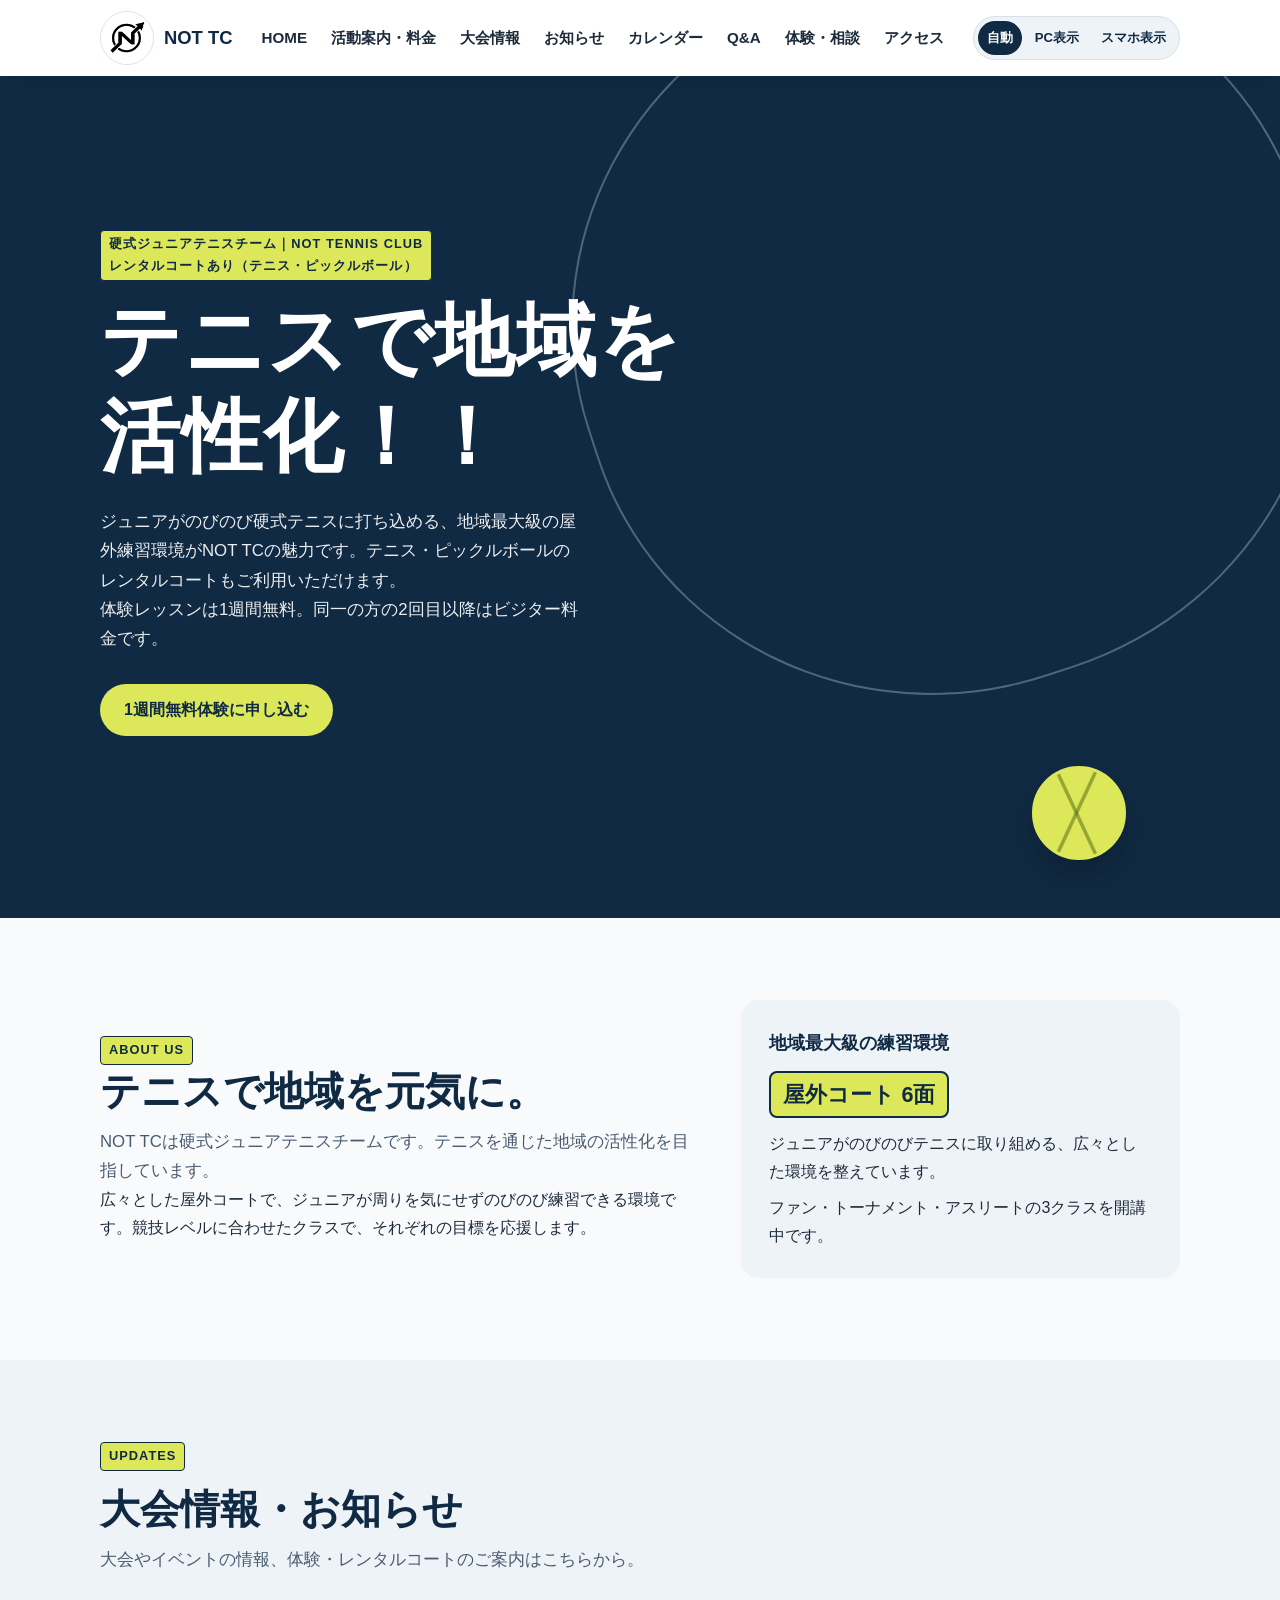
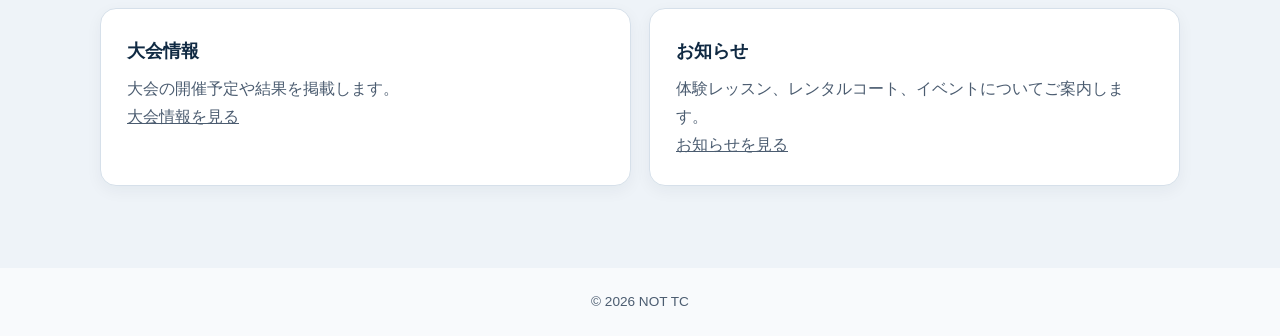
<file: index.html>
﻿<!DOCTYPE html>
<html lang="ja">
<head>
  <meta charset="UTF-8">
  <meta name="viewport" content="width=device-width, initial-scale=1.0">
  <meta name="description" content="NOT TCは硬式ジュニアテニスチームです。地域最大級の屋外練習環境で活動し、テニス・ピックルボールのレンタルコートもご利用いただけます。">
  <title>NOT TC｜テニスで地域を活性化！！</title>
  <link rel="stylesheet" href="styles.css">
</head>
<body data-view-mode="auto">
  <header class="header">
    <div class="container header-inner">
      <a class="logo" href="index.html#top">
        <img src="not-tc-logo.jpg" alt="">
        <span>NOT TC</span>
      </a>
      <nav class="nav" aria-label="メインナビゲーション">
        <a href="index.html#top">HOME</a>
        <a href="schedule.html#schedule">活動案内・料金</a>
        <a href="tournaments.html#tournaments">大会情報</a>
        <a href="news.html#news">お知らせ</a>
        <a href="calendar.html#calendar">カレンダー</a>
        <a href="faq.html#faq">Q&A</a>
        <a href="join.html#join">体験・相談</a>
        <a href="access.html#access">アクセス</a>
      </nav>
      <div class="view-switch" role="group" aria-label="サイト表示切替" hidden>
        <button type="button" data-view-mode="auto" aria-pressed="true">自動</button>
        <button type="button" data-view-mode="desktop" aria-pressed="false">PC表示</button>
        <button type="button" data-view-mode="mobile" aria-pressed="false">スマホ表示</button>
      </div>
    </div>
  </header>
  <main>
<section class="hero" id="top">
      <div class="container hero-content">
        <p class="eyebrow">硬式ジュニアテニスチーム｜NOT TENNIS CLUB<br>レンタルコートあり（テニス・ピックルボール）</p>
        <h1>テニスで地域を<br>活性化！！</h1>
        <p class="hero-copy">ジュニアがのびのび硬式テニスに打ち込める、地域最大級の屋外練習環境がNOT TCの魅力です。テニス・ピックルボールのレンタルコートもご利用いただけます。<br>体験レッスンは1週間無料。同一の方の2回目以降はビジター料金です。</p>
        <a class="button" href="join.html?topic=trial#join">1週間無料体験に申し込む</a>
      </div>
    </section>

<section id="about">
      <div class="container about-grid">
        <div>
          <p class="eyebrow">ABOUT US</p>
          <h2 class="section-heading">テニスで地域を元気に。</h2>
          <p class="section-lead">NOT TCは硬式ジュニアテニスチームです。テニスを通じた地域の活性化を目指しています。</p>
          <p>広々とした屋外コートで、ジュニアが周りを気にせずのびのび練習できる環境です。競技レベルに合わせたクラスで、それぞれの目標を応援します。</p>
        </div>
        <aside class="about-note">
          <strong>地域最大級の練習環境</strong>
          <div class="court-count">屋外コート 6面</div>
          <p>ジュニアがのびのびテニスに取り組める、広々とした環境を整えています。</p>
          <p>ファン・トーナメント・アスリートの3クラスを開講中です。</p>
        </aside>
      </div>
    </section>
    <section class="activities" id="updates">
      <div class="container">
        <p class="eyebrow">UPDATES</p>
        <h2 class="section-heading">大会情報・お知らせ</h2>
        <p class="section-lead">大会やイベントの情報、体験・レンタルコートのご案内はこちらから。</p>
        <div class="card-grid">
          <article class="card">
            <h3>大会情報</h3>
            <p>大会の開催予定や結果を掲載します。</p>
            <p><a href="tournaments.html#tournaments">大会情報を見る</a></p>
          </article>
          <article class="card">
            <h3>お知らせ</h3>
            <p>体験レッスン、レンタルコート、イベントについてご案内します。</p>
            <p><a href="news.html#news">お知らせを見る</a></p>
          </article>
        </div>
      </div>
    </section>
  </main>
  <footer class="footer">
    <div class="container">
      <p>&copy; 2026 NOT TC</p>
    </div>
  </footer>
  <script>
    const viewSwitch = document.querySelector(".view-switch");
    const viewButtons = viewSwitch.querySelectorAll("button");

    viewSwitch.hidden = false;
    viewButtons.forEach((button) => {
      button.addEventListener("click", () => {
        document.body.dataset.viewMode = button.dataset.viewMode;
        viewButtons.forEach((item) => {
          item.setAttribute("aria-pressed", String(item === button));
        });
      });
    });
  </script>
</body>
</html>
</file>
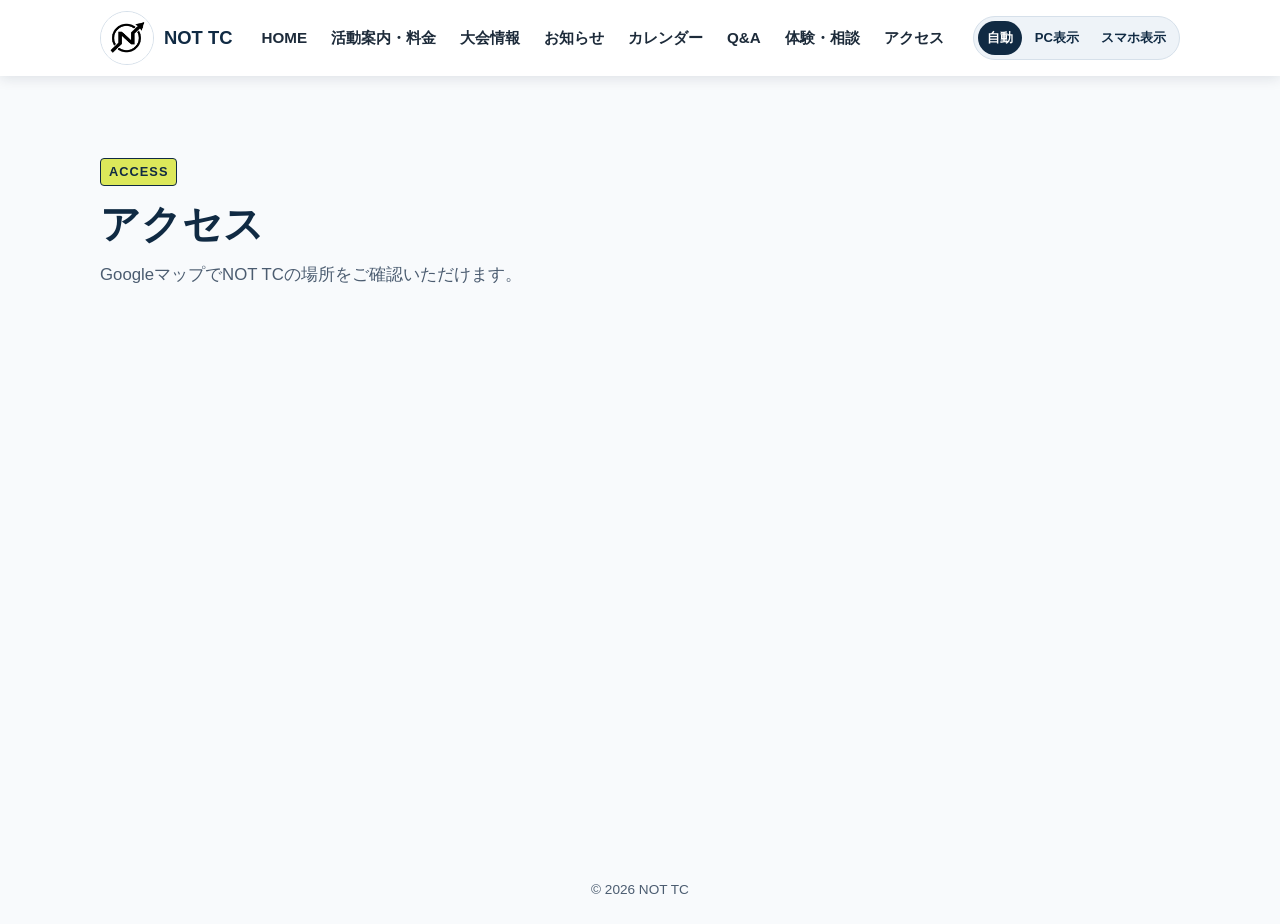
<file: access.html>
﻿<!DOCTYPE html>
<html lang="ja">
<head>
  <meta charset="UTF-8">
  <meta name="viewport" content="width=device-width, initial-scale=1.0">
  <meta name="description" content="NOT TCはジュニア向け硬式テニスチームです。地域最大級の屋外練習環境で、テニスを通じて地域を活性化します。">
  <title>NOT TC｜アクセス</title>
  <link rel="stylesheet" href="styles.css">
</head>
<body data-view-mode="auto">
  <header class="header">
    <div class="container header-inner">
      <a class="logo" href="index.html#top">
        <img src="not-tc-logo.jpg" alt="">
        <span>NOT TC</span>
      </a>
      <nav class="nav" aria-label="メインナビゲーション">
        <a href="index.html#top">HOME</a>
        <a href="schedule.html#schedule">活動案内・料金</a>
        <a href="tournaments.html#tournaments">大会情報</a>
        <a href="news.html#news">お知らせ</a>
        <a href="calendar.html#calendar">カレンダー</a>
        <a href="faq.html#faq">Q&A</a>
        <a href="join.html#join">体験・相談</a>
        <a href="access.html#access">アクセス</a>
      </nav>
      <div class="view-switch" role="group" aria-label="サイト表示切替" hidden>
        <button type="button" data-view-mode="auto" aria-pressed="true">自動</button>
        <button type="button" data-view-mode="desktop" aria-pressed="false">PC表示</button>
        <button type="button" data-view-mode="mobile" aria-pressed="false">スマホ表示</button>
      </div>
    </div>
  </header>
  <main>
<section id="access">
      <div class="container">
        <p class="eyebrow">ACCESS</p>
        <h2 class="section-heading">アクセス</h2>
        <p class="section-lead">GoogleマップでNOT TCの場所をご確認いただけます。</p>
        <iframe
          class="map-frame"
          src="https://www.google.com/maps/embed?pb=!1m14!1m12!1m3!1d3888.2602595372887!2d137.34294295510054!3d34.757642312093424!2m3!1f0!2f0!3f0!3m2!1i1024!2i768!4f13.1!5e1!3m2!1sja!2sjp!4v1795516388346!5m2!1sja!2sjp"
          title="NOT TC アクセスマップ"
          allowfullscreen
          loading="lazy"
          referrerpolicy="strict-origin-when-cross-origin">
        </iframe>
      </div>
    </section>
  </main>
  <footer class="footer">
    <div class="container">
      <p>&copy; 2026 NOT TC</p>
    </div>
  </footer>
  <script>
    const viewSwitch = document.querySelector(".view-switch");
    const viewButtons = viewSwitch.querySelectorAll("button");

    viewSwitch.hidden = false;
    viewButtons.forEach((button) => {
      button.addEventListener("click", () => {
        document.body.dataset.viewMode = button.dataset.viewMode;
        viewButtons.forEach((item) => {
          item.setAttribute("aria-pressed", String(item === button));
        });
      });
    });
  </script>
</body>
</html>
</file>
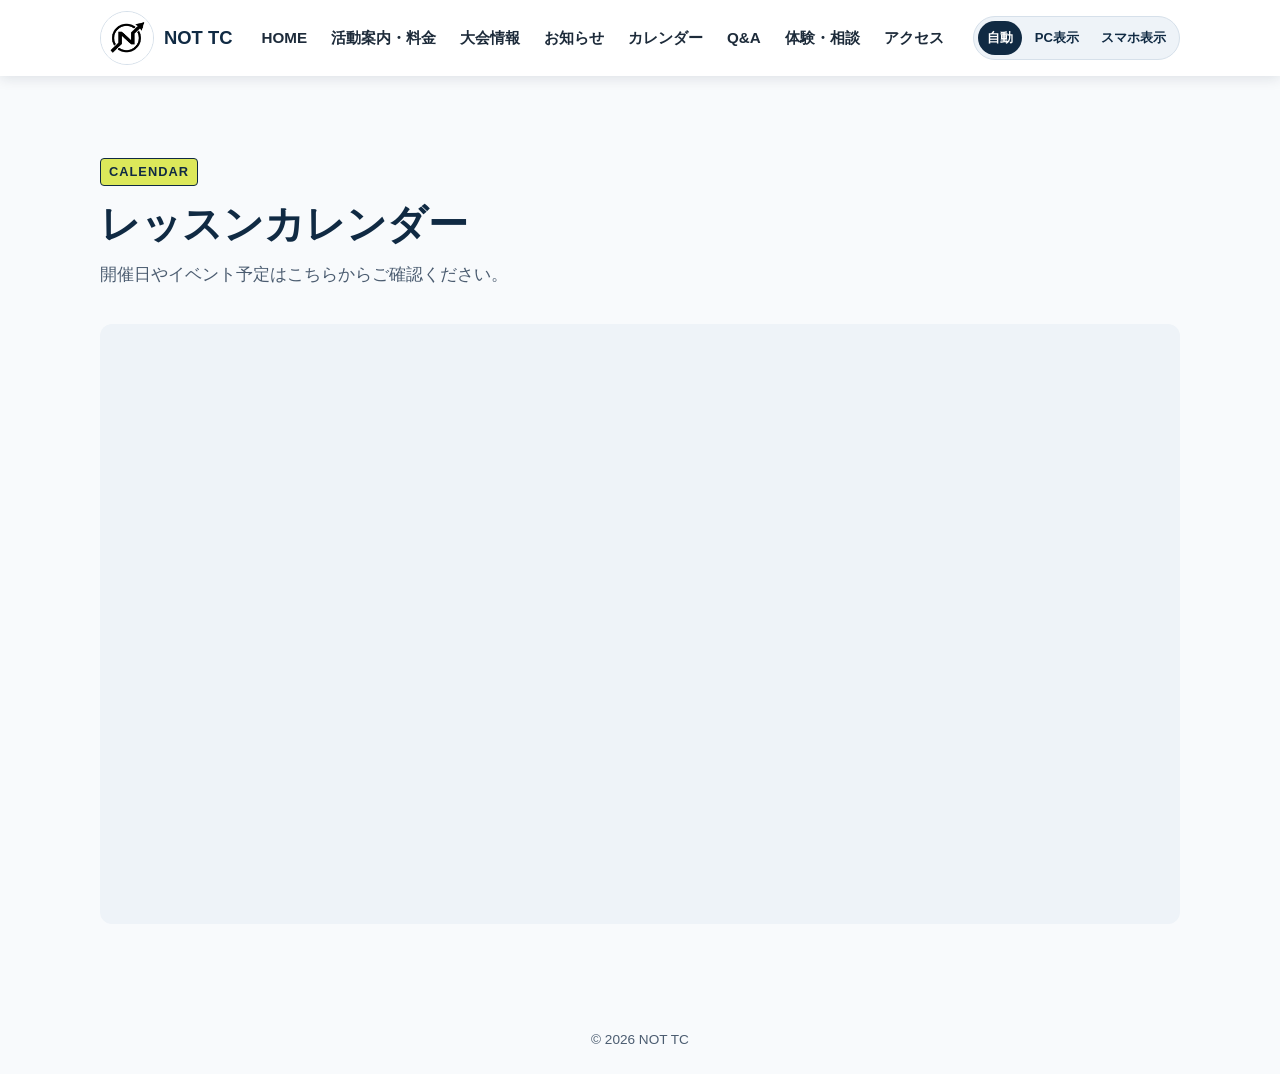
<file: calendar.html>
﻿<!DOCTYPE html>
<html lang="ja">
<head>
  <meta charset="UTF-8">
  <meta name="viewport" content="width=device-width, initial-scale=1.0">
  <meta name="description" content="NOT TCはジュニア向け硬式テニスチームです。地域最大級の屋外練習環境で、テニスを通じて地域を活性化します。">
  <title>NOT TC｜カレンダー</title>
  <link rel="stylesheet" href="styles.css">
</head>
<body data-view-mode="auto">
  <header class="header">
    <div class="container header-inner">
      <a class="logo" href="index.html#top">
        <img src="not-tc-logo.jpg" alt="">
        <span>NOT TC</span>
      </a>
      <nav class="nav" aria-label="メインナビゲーション">
        <a href="index.html#top">HOME</a>
        <a href="schedule.html#schedule">活動案内・料金</a>
        <a href="tournaments.html#tournaments">大会情報</a>
        <a href="news.html#news">お知らせ</a>
        <a href="calendar.html#calendar">カレンダー</a>
        <a href="faq.html#faq">Q&A</a>
        <a href="join.html#join">体験・相談</a>
        <a href="access.html#access">アクセス</a>
      </nav>
      <div class="view-switch" role="group" aria-label="サイト表示切替" hidden>
        <button type="button" data-view-mode="auto" aria-pressed="true">自動</button>
        <button type="button" data-view-mode="desktop" aria-pressed="false">PC表示</button>
        <button type="button" data-view-mode="mobile" aria-pressed="false">スマホ表示</button>
      </div>
    </div>
  </header>
  <main>
<section id="calendar">
      <div class="container">
        <p class="eyebrow">CALENDAR</p>
        <h2 class="section-heading">レッスンカレンダー</h2>
        <p class="section-lead">開催日やイベント予定はこちらからご確認ください。</p>
        <iframe
          class="calendar-frame"
          src="https://calendar.google.com/calendar/embed?src=informationozy%40gmail.com&amp;ctz=Asia%2FTokyo"
          title="NOT TC Google カレンダー"
          loading="lazy"
          scrolling="no">
        </iframe>
      </div>
    </section>
  </main>
  <footer class="footer">
    <div class="container">
      <p>&copy; 2026 NOT TC</p>
    </div>
  </footer>
  <script>
    const viewSwitch = document.querySelector(".view-switch");
    const viewButtons = viewSwitch.querySelectorAll("button");

    viewSwitch.hidden = false;
    viewButtons.forEach((button) => {
      button.addEventListener("click", () => {
        document.body.dataset.viewMode = button.dataset.viewMode;
        viewButtons.forEach((item) => {
          item.setAttribute("aria-pressed", String(item === button));
        });
      });
    });
  </script>
</body>
</html>
</file>
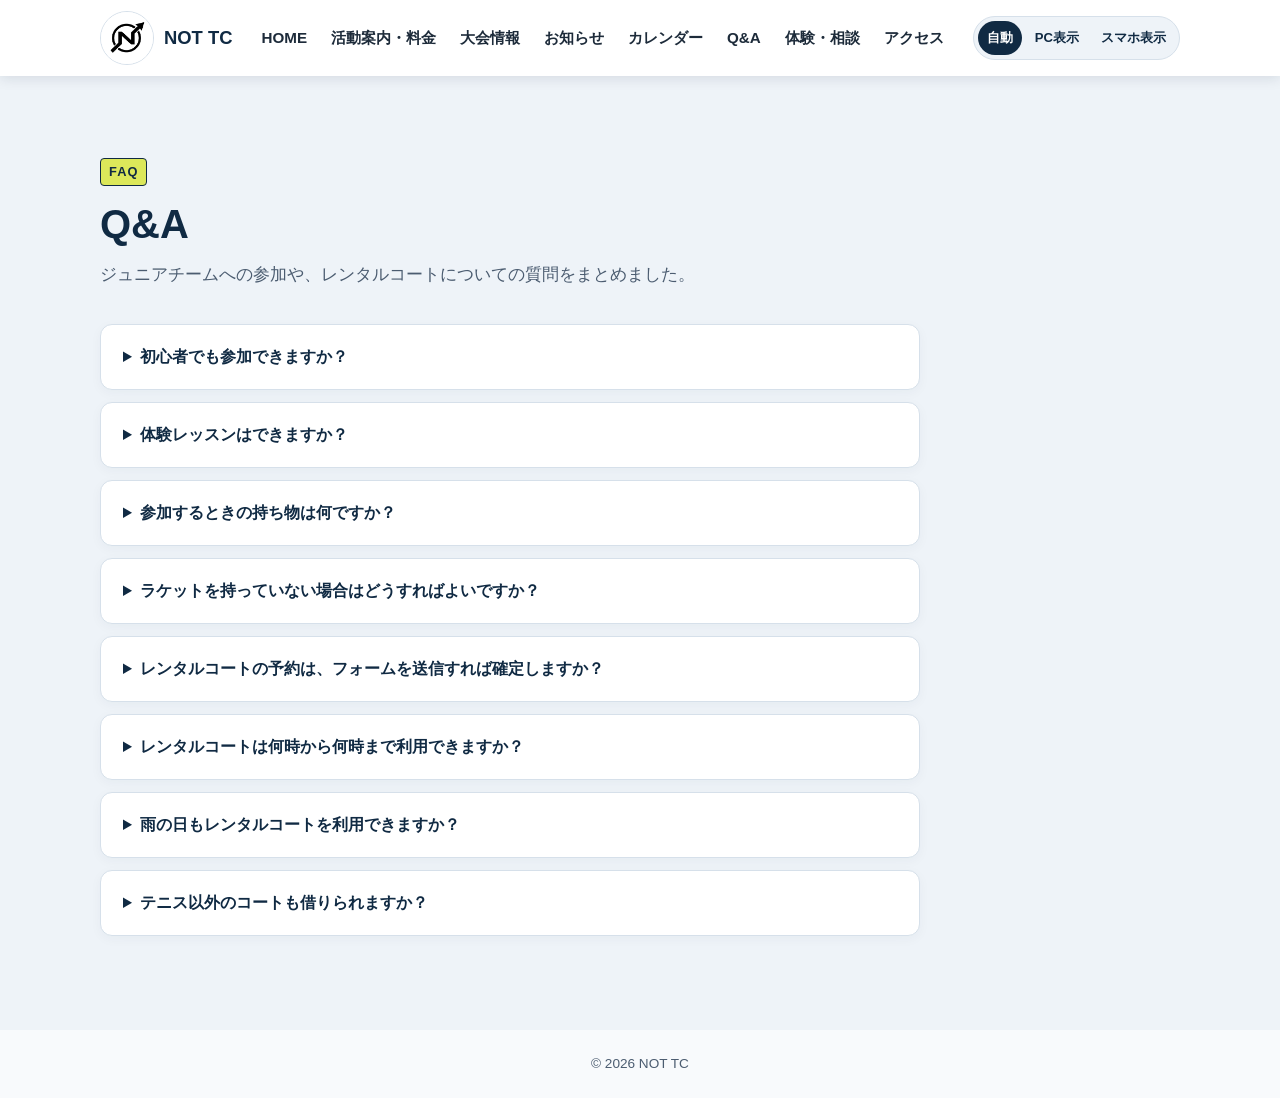
<file: faq.html>
﻿<!DOCTYPE html>
<html lang="ja">
<head>
  <meta charset="UTF-8">
  <meta name="viewport" content="width=device-width, initial-scale=1.0">
  <meta name="description" content="NOT TCはジュニア向け硬式テニスチームです。地域最大級の屋外練習環境で、テニスを通じて地域を活性化します。">
  <title>NOT TC｜Q&A</title>
  <link rel="stylesheet" href="styles.css">
</head>
<body data-view-mode="auto">
  <header class="header">
    <div class="container header-inner">
      <a class="logo" href="index.html#top">
        <img src="not-tc-logo.jpg" alt="">
        <span>NOT TC</span>
      </a>
      <nav class="nav" aria-label="メインナビゲーション">
        <a href="index.html#top">HOME</a>
        <a href="schedule.html#schedule">活動案内・料金</a>
        <a href="tournaments.html#tournaments">大会情報</a>
        <a href="news.html#news">お知らせ</a>
        <a href="calendar.html#calendar">カレンダー</a>
        <a href="faq.html#faq">Q&A</a>
        <a href="join.html#join">体験・相談</a>
        <a href="access.html#access">アクセス</a>
      </nav>
      <div class="view-switch" role="group" aria-label="サイト表示切替" hidden>
        <button type="button" data-view-mode="auto" aria-pressed="true">自動</button>
        <button type="button" data-view-mode="desktop" aria-pressed="false">PC表示</button>
        <button type="button" data-view-mode="mobile" aria-pressed="false">スマホ表示</button>
      </div>
    </div>
  </header>
  <main>
<section class="faq" id="faq">
      <div class="container">
        <p class="eyebrow">FAQ</p>
        <h2 class="section-heading">Q&A</h2>
        <p class="section-lead">ジュニアチームへの参加や、レンタルコートについての質問をまとめました。</p>
        <div class="faq-list">
          <details class="faq-item">
            <summary>初心者でも参加できますか？</summary>
            <p>はい。初心者の方も参加できます。クラスの選び方など、<a href="join.html#join">体験・相談フォーム</a>からお気軽にご相談ください。</p>
          </details>
          <details class="faq-item">
            <summary>体験レッスンはできますか？</summary>
            <p>体験レッスンは1週間無料です。同一の方の2回目以降のお申し込みはビジター扱いとなり、各クラスのビジター料金が適用されます。<a href="join.html?topic=trial#join">体験・相談フォーム</a>で第1希望日時を入力してお申し込みください。</p>
          </details>
          <details class="faq-item">
            <summary>参加するときの持ち物は何ですか？</summary>
            <p>運動できる服装、テニスシューズ、ラケット、飲み物をご用意ください。</p>
          </details>
          <details class="faq-item">
            <summary>ラケットを持っていない場合はどうすればよいですか？</summary>
            <p>貸し出しの可否を事前に確認します。<a href="join.html#join">体験・相談フォーム</a>からお問い合わせください。</p>
          </details>
          <details class="faq-item">
            <summary>レンタルコートの予約は、フォームを送信すれば確定しますか？</summary>
            <p>送信時点では予約確定ではありません。コートの空き状況を確認後、改めてご連絡します。<a href="join.html?topic=rental#join">予約・空き状況の問い合わせはこちら</a>。</p>
          </details>
          <details class="faq-item">
            <summary>レンタルコートは何時から何時まで利用できますか？</summary>
            <p>料金表に記載の利用時間は6:00〜16:00です。時間帯や曜日によって料金が異なります。詳しくは<a href="schedule.html#pricing">活動案内・料金ページ</a>をご確認ください。</p>
          </details>
          <details class="faq-item">
            <summary>雨の日もレンタルコートを利用できますか？</summary>
            <p>レンタルコートは雨天中止です。</p>
          </details>
          <details class="faq-item">
            <summary>テニス以外のコートも借りられますか？</summary>
            <p>ピックルボールでもご利用いただけます。空き状況や利用方法は、<a href="join.html?topic=rental#join">問い合わせフォーム</a>からご確認ください。</p>
          </details>
        </div>
      </div>
    </section>
  </main>
  <footer class="footer">
    <div class="container">
      <p>&copy; 2026 NOT TC</p>
    </div>
  </footer>
  <script>
    const viewSwitch = document.querySelector(".view-switch");
    const viewButtons = viewSwitch.querySelectorAll("button");

    viewSwitch.hidden = false;
    viewButtons.forEach((button) => {
      button.addEventListener("click", () => {
        document.body.dataset.viewMode = button.dataset.viewMode;
        viewButtons.forEach((item) => {
          item.setAttribute("aria-pressed", String(item === button));
        });
      });
    });
  </script>
</body>
</html>
</file>
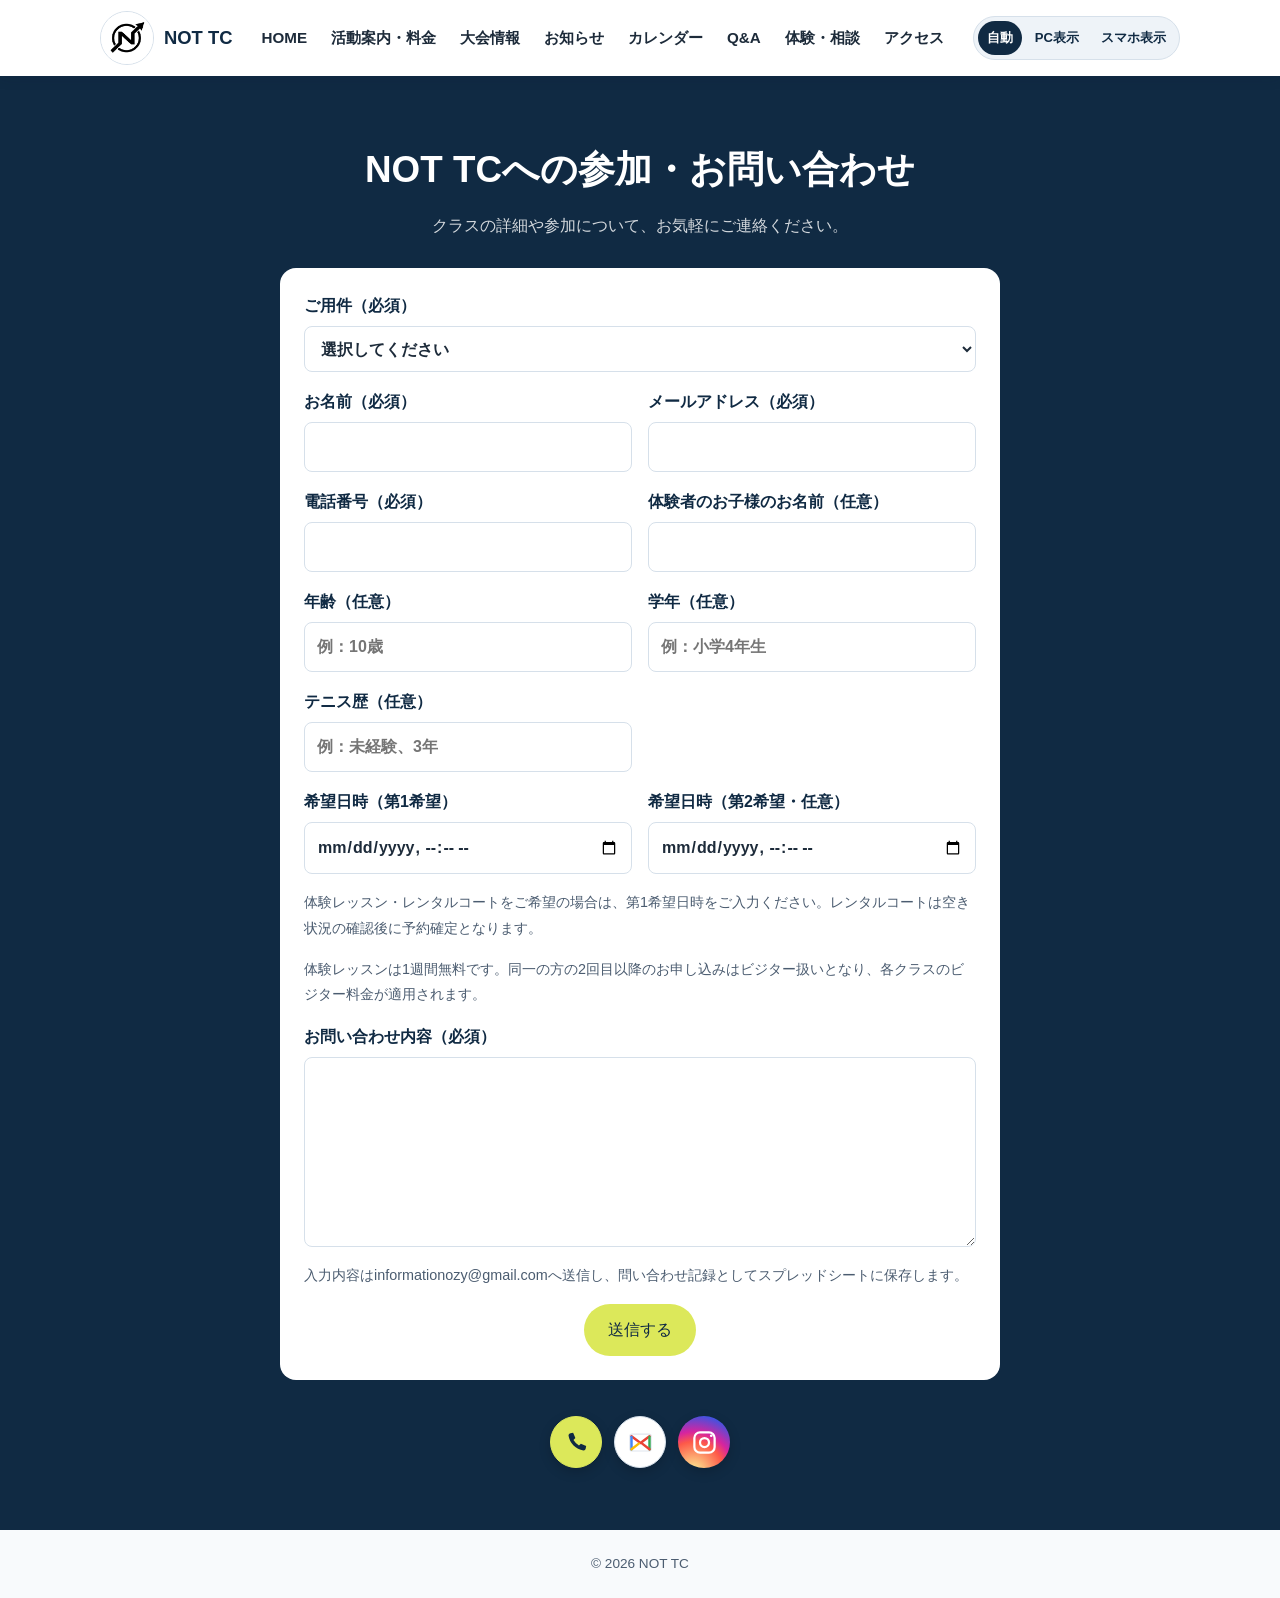
<file: join.html>
﻿<!DOCTYPE html>
<html lang="ja">
<head>
  <meta charset="UTF-8">
  <meta name="viewport" content="width=device-width, initial-scale=1.0">
  <meta name="description" content="NOT TCはジュニア向け硬式テニスチームです。地域最大級の屋外練習環境で、テニスを通じて地域を活性化します。">
  <title>NOT TC｜体験・相談</title>
  <link rel="stylesheet" href="styles.css">
</head>
<body data-view-mode="auto">
  <header class="header">
    <div class="container header-inner">
      <a class="logo" href="index.html#top">
        <img src="not-tc-logo.jpg" alt="">
        <span>NOT TC</span>
      </a>
      <nav class="nav" aria-label="メインナビゲーション">
        <a href="index.html#top">HOME</a>
        <a href="schedule.html#schedule">活動案内・料金</a>
        <a href="tournaments.html#tournaments">大会情報</a>
        <a href="news.html#news">お知らせ</a>
        <a href="calendar.html#calendar">カレンダー</a>
        <a href="faq.html#faq">Q&A</a>
        <a href="join.html#join">体験・相談</a>
        <a href="access.html#access">アクセス</a>
      </nav>
      <div class="view-switch" role="group" aria-label="サイト表示切替" hidden>
        <button type="button" data-view-mode="auto" aria-pressed="true">自動</button>
        <button type="button" data-view-mode="desktop" aria-pressed="false">PC表示</button>
        <button type="button" data-view-mode="mobile" aria-pressed="false">スマホ表示</button>
      </div>
    </div>
  </header>
  <main>
<section class="join" id="join">
      <div class="container">
        <h2>NOT TCへの参加・お問い合わせ</h2>
        <p>クラスの詳細や参加について、お気軽にご連絡ください。</p>
        <form class="contact-form" action="https://script.google.com/macros/s/AKfycbwH_dewOFYbOlx9Z2yAVPY8Ookyvwf-cbySQFxvOpZuem0QdlleDj2jkDvfi3LZK-Y/exec" method="post" target="_blank">
          <label>
            ご用件（必須）
            <select id="inquiry-topic" name="topic" required>
              <option value="" selected disabled>選択してください</option>
              <option value="trial">体験レッスン</option>
              <option value="rental">レンタルコートの予約・空き状況</option>
              <option value="team">ジュニアチームについて</option>
              <option value="other">その他</option>
            </select>
          </label>
          <div class="contact-form-grid">
            <label>
              お名前（必須）
              <input type="text" name="name" autocomplete="name" maxlength="80" required>
            </label>
            <label>
              メールアドレス（必須）
              <input type="email" name="email" autocomplete="email" maxlength="254" required>
            </label>
            <label>
              電話番号（必須）
              <input type="tel" name="phone" autocomplete="tel" maxlength="40" required>
            </label>
            <label>
              体験者のお子様のお名前（任意）
              <input type="text" name="childName" autocomplete="off" maxlength="80">
            </label>
            <label>
              年齢（任意）
              <input type="text" name="age" placeholder="例：10歳" maxlength="20">
            </label>
            <label>
              学年（任意）
              <input type="text" name="grade" placeholder="例：小学4年生" maxlength="30">
            </label>
            <label>
              テニス歴（任意）
              <input type="text" name="tennisHistory" placeholder="例：未経験、3年" maxlength="120">
            </label>
          </div>
          <div class="contact-form-grid">
            <label>
              希望日時（第1希望）
              <input id="preferred-date" type="datetime-local" name="preferredDate">
            </label>
            <label>
              希望日時（第2希望・任意）
              <input type="datetime-local" name="alternateDate">
            </label>
          </div>
          <p class="contact-form-note">体験レッスン・レンタルコートをご希望の場合は、第1希望日時をご入力ください。レンタルコートは空き状況の確認後に予約確定となります。</p>
          <p class="contact-form-note">体験レッスンは1週間無料です。同一の方の2回目以降のお申し込みはビジター扱いとなり、各クラスのビジター料金が適用されます。</p>
          <label>
            お問い合わせ内容（必須）
            <textarea name="message" rows="6" maxlength="3000" required></textarea>
          </label>
          <div class="contact-form-trap" aria-hidden="true">
            <label>入力しないでください<input type="text" name="website" tabindex="-1" autocomplete="off"></label>
          </div>
          <p class="contact-form-note">入力内容はinformationozy@gmail.comへ送信し、問い合わせ記録としてスプレッドシートに保存します。</p>
          <button class="button" type="submit">送信する</button>
        </form>
        <div class="contact-links">
          <a class="contact-icon-link phone-link" href="tel:09060946843" aria-label="電話 090-6094-6843 に発信" title="電話 090-6094-6843">
            <svg viewBox="0 0 24 24" fill="none" aria-hidden="true">
              <path d="M6.6 3.8 9 3.4l2 4.7-1.7 1.7a14.2 14.2 0 0 0 4.9 4.9l1.7-1.7 4.7 2-.4 2.4a2 2 0 0 1-2 1.7A15.8 15.8 0 0 1 4.9 5.8a2 2 0 0 1 1.7-2Z" fill="#102a43" />
            </svg>
          </a>
          <a class="contact-icon-link" href="mailto:informationozy@gmail.com" aria-label="informationozy@gmail.comにメールを作成" title="メールを作成">
            <svg viewBox="0 0 24 24" fill="none" aria-hidden="true">
              <rect x="2.5" y="4.5" width="19" height="15" rx="2" fill="white" stroke="#dfe5ee" />
              <path d="M4 6.5 12 12.4 20 6.5" stroke="#EA4335" stroke-width="2.2" stroke-linecap="round" stroke-linejoin="round" />
              <path d="M4 7v11" stroke="#4285F4" stroke-width="2.2" stroke-linecap="round" />
              <path d="M20 7v11" stroke="#34A853" stroke-width="2.2" stroke-linecap="round" />
              <path d="m4 18 6.5-5" stroke="#FBBC04" stroke-width="2.2" stroke-linecap="round" />
              <path d="m20 18-6.5-5" stroke="#EA4335" stroke-width="2.2" stroke-linecap="round" />
            </svg>
          </a>
          <a class="instagram-link" href="https://www.instagram.com/tennis_nozy/?hl=ja" target="_blank" rel="noopener noreferrer" aria-label="Instagram @tennis_nozy を開く">
            <svg viewBox="0 0 24 24" fill="none" aria-hidden="true">
              <rect x="3" y="3" width="18" height="18" rx="5" stroke="white" stroke-width="2" />
              <circle cx="12" cy="12" r="4" stroke="white" stroke-width="2" />
              <circle cx="18" cy="6" r="1.2" fill="white" />
            </svg>
          </a>
        </div>
      </div>
    </section>
  </main>
  <footer class="footer">
    <div class="container">
      <p>&copy; 2026 NOT TC</p>
    </div>
  </footer>
  <script>
    const viewSwitch = document.querySelector(".view-switch");
    const viewButtons = viewSwitch.querySelectorAll("button");

    viewSwitch.hidden = false;
    viewButtons.forEach((button) => {
      button.addEventListener("click", () => {
        document.body.dataset.viewMode = button.dataset.viewMode;
        viewButtons.forEach((item) => {
          item.setAttribute("aria-pressed", String(item === button));
        });
      });
    });

    const inquiryTopic = document.querySelector("#inquiry-topic");
    const preferredDate = document.querySelector("#preferred-date");
    if (inquiryTopic && preferredDate) {
      const requestedTopic = new URLSearchParams(window.location.search).get("topic");
      if (["trial", "rental", "team", "other"].includes(requestedTopic)) {
        inquiryTopic.value = requestedTopic;
      }

      const updatePreferredDateRequirement = () => {
        preferredDate.required = ["trial", "rental"].includes(inquiryTopic.value);
      };

      inquiryTopic.addEventListener("change", updatePreferredDateRequirement);
      updatePreferredDateRequirement();
    }
  </script>
</body>
</html>
</file>
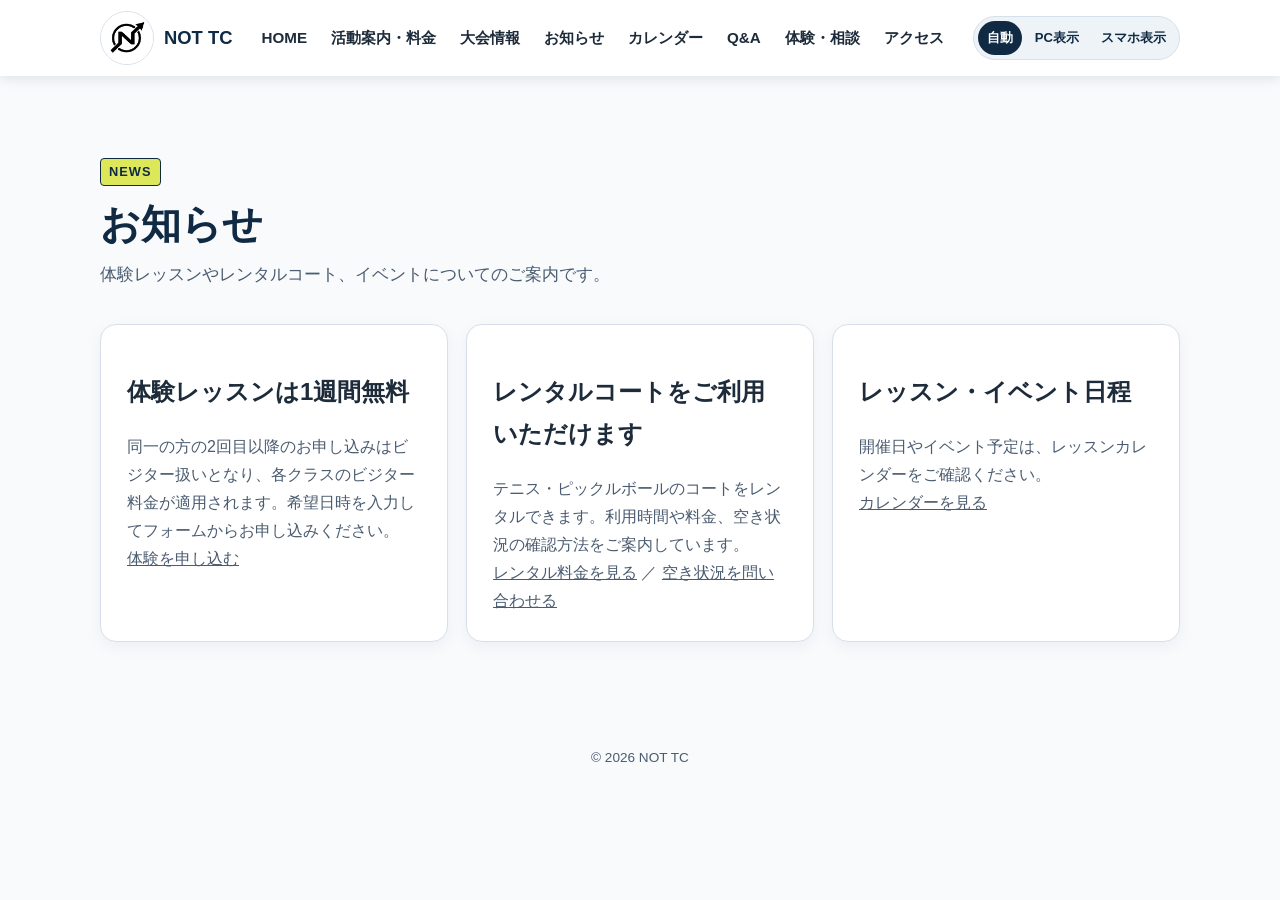
<file: news.html>
<!DOCTYPE html>
<html lang="ja">
<head>
  <meta charset="UTF-8">
  <meta name="viewport" content="width=device-width, initial-scale=1.0">
  <meta name="description" content="NOT TCからのお知らせ。ジュニアチームの体験レッスンやレンタルコート、イベントについてご案内します。">
  <title>NOT TC｜お知らせ</title>
  <link rel="stylesheet" href="styles.css">
</head>
<body data-view-mode="auto">
  <header class="header">
    <div class="container header-inner">
      <a class="logo" href="index.html#top">
        <img src="not-tc-logo.jpg" alt="">
        <span>NOT TC</span>
      </a>
      <nav class="nav" aria-label="メインナビゲーション">
        <a href="index.html#top">HOME</a>
        <a href="schedule.html#schedule">活動案内・料金</a>
        <a href="tournaments.html#tournaments">大会情報</a>
        <a href="news.html#news">お知らせ</a>
        <a href="calendar.html#calendar">カレンダー</a>
        <a href="faq.html#faq">Q&A</a>
        <a href="join.html#join">体験・相談</a>
        <a href="access.html#access">アクセス</a>
      </nav>
      <div class="view-switch" role="group" aria-label="サイト表示切替" hidden>
        <button type="button" data-view-mode="auto" aria-pressed="true">自動</button>
        <button type="button" data-view-mode="desktop" aria-pressed="false">PC表示</button>
        <button type="button" data-view-mode="mobile" aria-pressed="false">スマホ表示</button>
      </div>
    </div>
  </header>
  <main>
    <section id="news">
      <div class="container">
        <p class="eyebrow">NEWS</p>
        <h1 class="section-heading">お知らせ</h1>
        <p class="section-lead">体験レッスンやレンタルコート、イベントについてのご案内です。</p>
        <div class="card-grid">
          <article class="card">
            <h2>体験レッスンは1週間無料</h2>
            <p>同一の方の2回目以降のお申し込みはビジター扱いとなり、各クラスのビジター料金が適用されます。希望日時を入力してフォームからお申し込みください。</p>
            <p><a href="join.html?topic=trial#join">体験を申し込む</a></p>
          </article>
          <article class="card">
            <h2>レンタルコートをご利用いただけます</h2>
            <p>テニス・ピックルボールのコートをレンタルできます。利用時間や料金、空き状況の確認方法をご案内しています。</p>
            <p><a href="schedule.html#pricing">レンタル料金を見る</a> ／ <a href="join.html?topic=rental#join">空き状況を問い合わせる</a></p>
          </article>
          <article class="card">
            <h2>レッスン・イベント日程</h2>
            <p>開催日やイベント予定は、レッスンカレンダーをご確認ください。</p>
            <p><a href="calendar.html#calendar">カレンダーを見る</a></p>
          </article>
        </div>
      </div>
    </section>
  </main>
  <footer class="footer">
    <div class="container">
      <p>&copy; 2026 NOT TC</p>
    </div>
  </footer>
  <script>
    const viewSwitch = document.querySelector(".view-switch");
    const viewButtons = viewSwitch.querySelectorAll("button");

    viewSwitch.hidden = false;
    viewButtons.forEach((button) => {
      button.addEventListener("click", () => {
        document.body.dataset.viewMode = button.dataset.viewMode;
        viewButtons.forEach((item) => {
          item.setAttribute("aria-pressed", String(item === button));
        });
      });
    });
  </script>
</body>
</html>
</file>
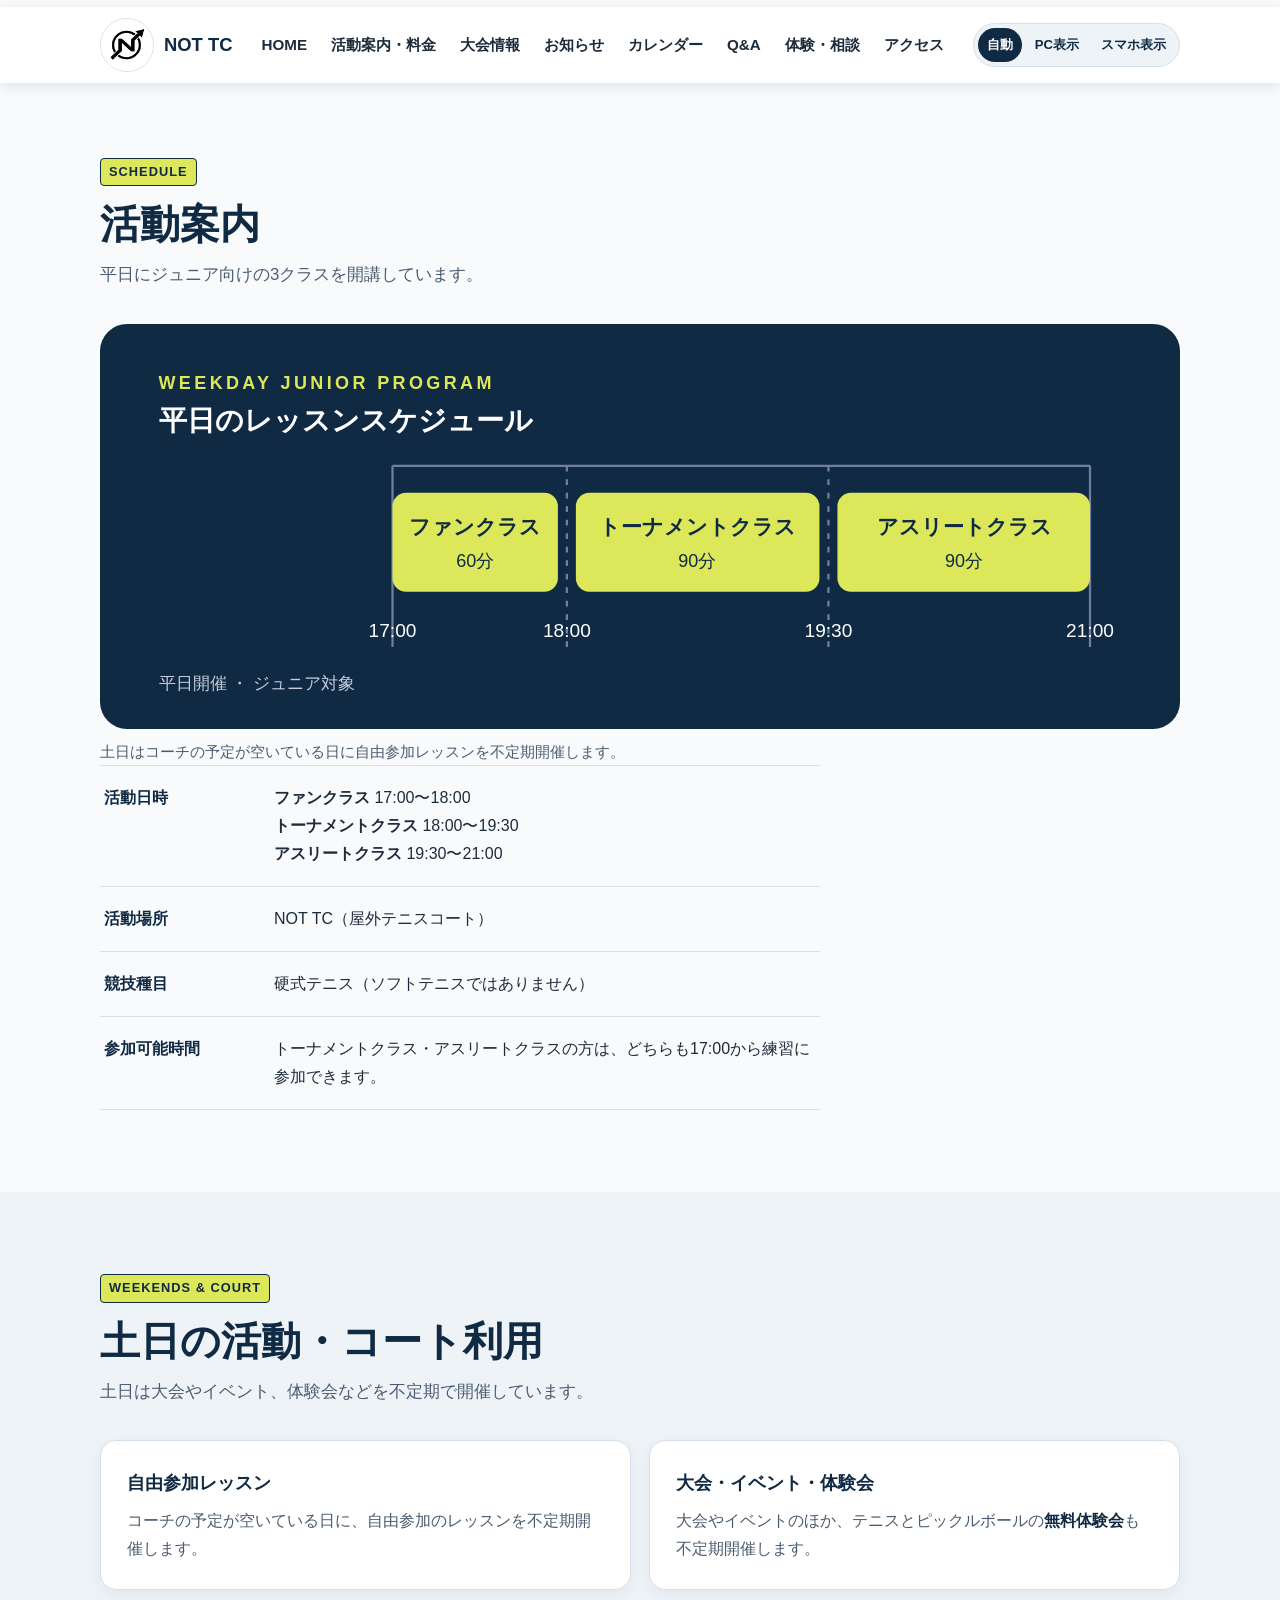
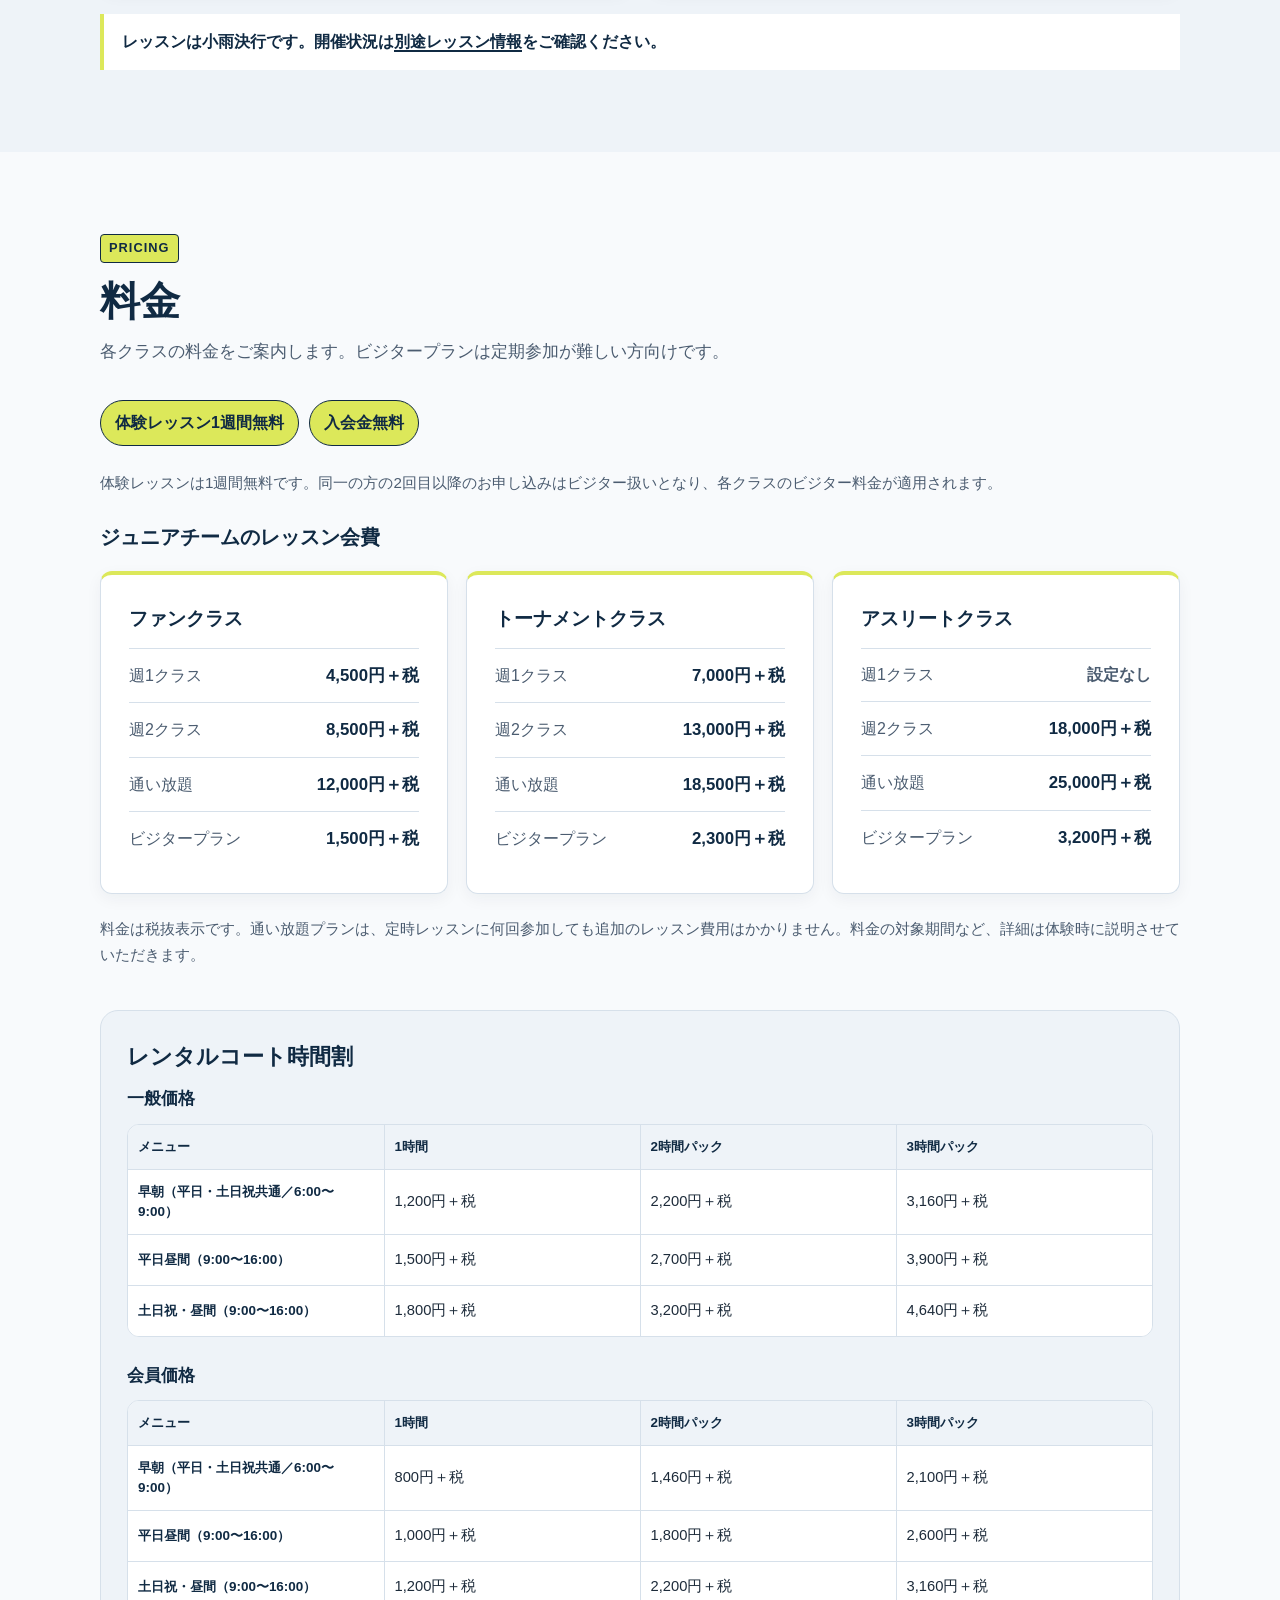
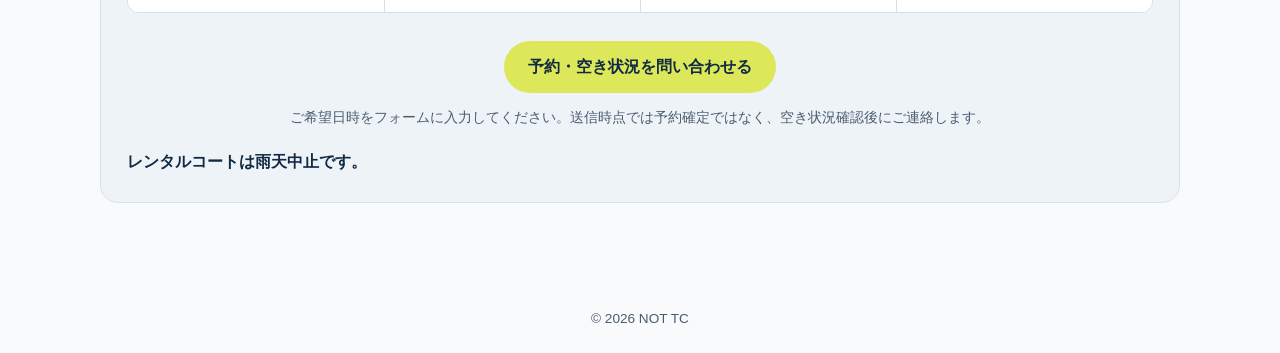
<file: pricing.html>
<!DOCTYPE html>
<html lang="ja">
<head>
  <meta charset="UTF-8">
  <meta http-equiv="refresh" content="0; url=schedule.html#pricing">
  <meta name="viewport" content="width=device-width, initial-scale=1.0">
  <meta name="robots" content="noindex">
  <title>NOT TC｜活動案内・料金へ移動</title>
  <link rel="canonical" href="schedule.html#pricing">
</head>
<body>
  <p>活動案内・料金ページへ移動します。自動で移動しない場合は<a href="schedule.html#pricing">こちら</a>をクリックしてください。</p>
</body>
</html>
</file>
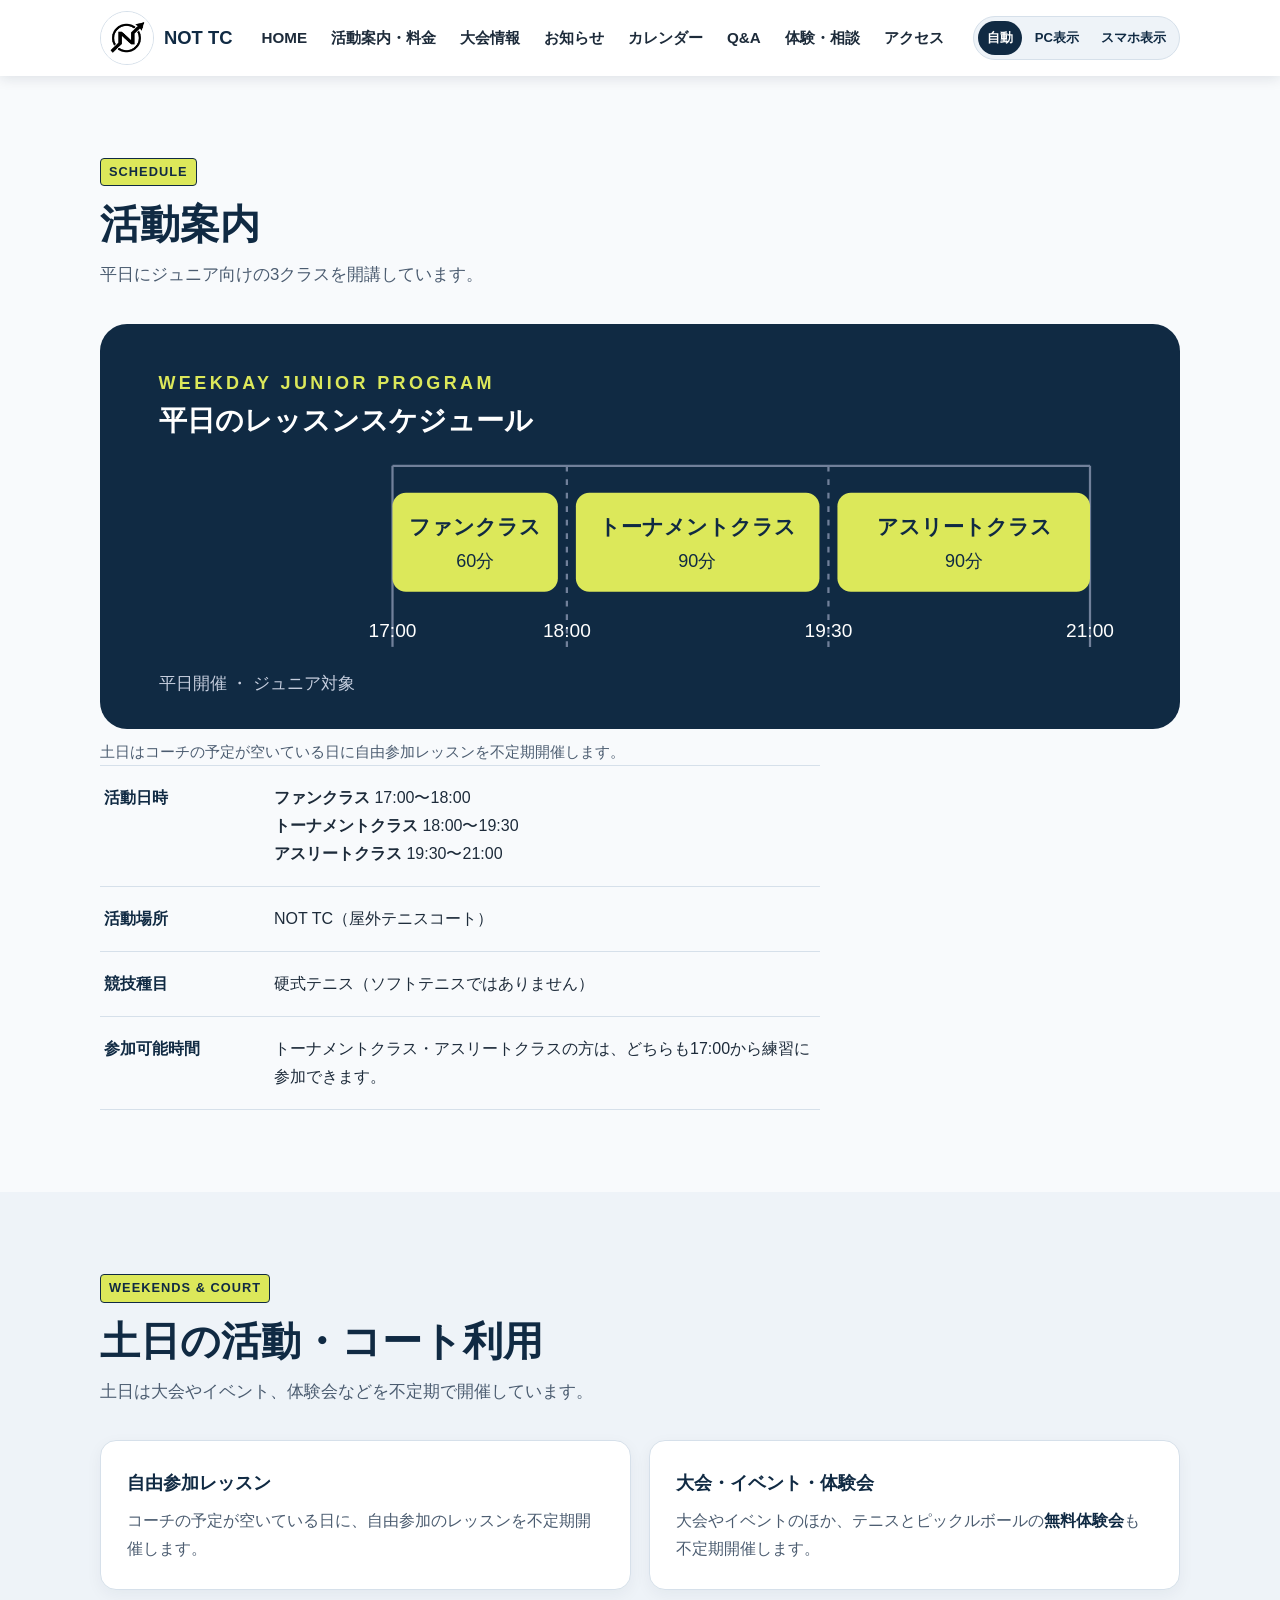
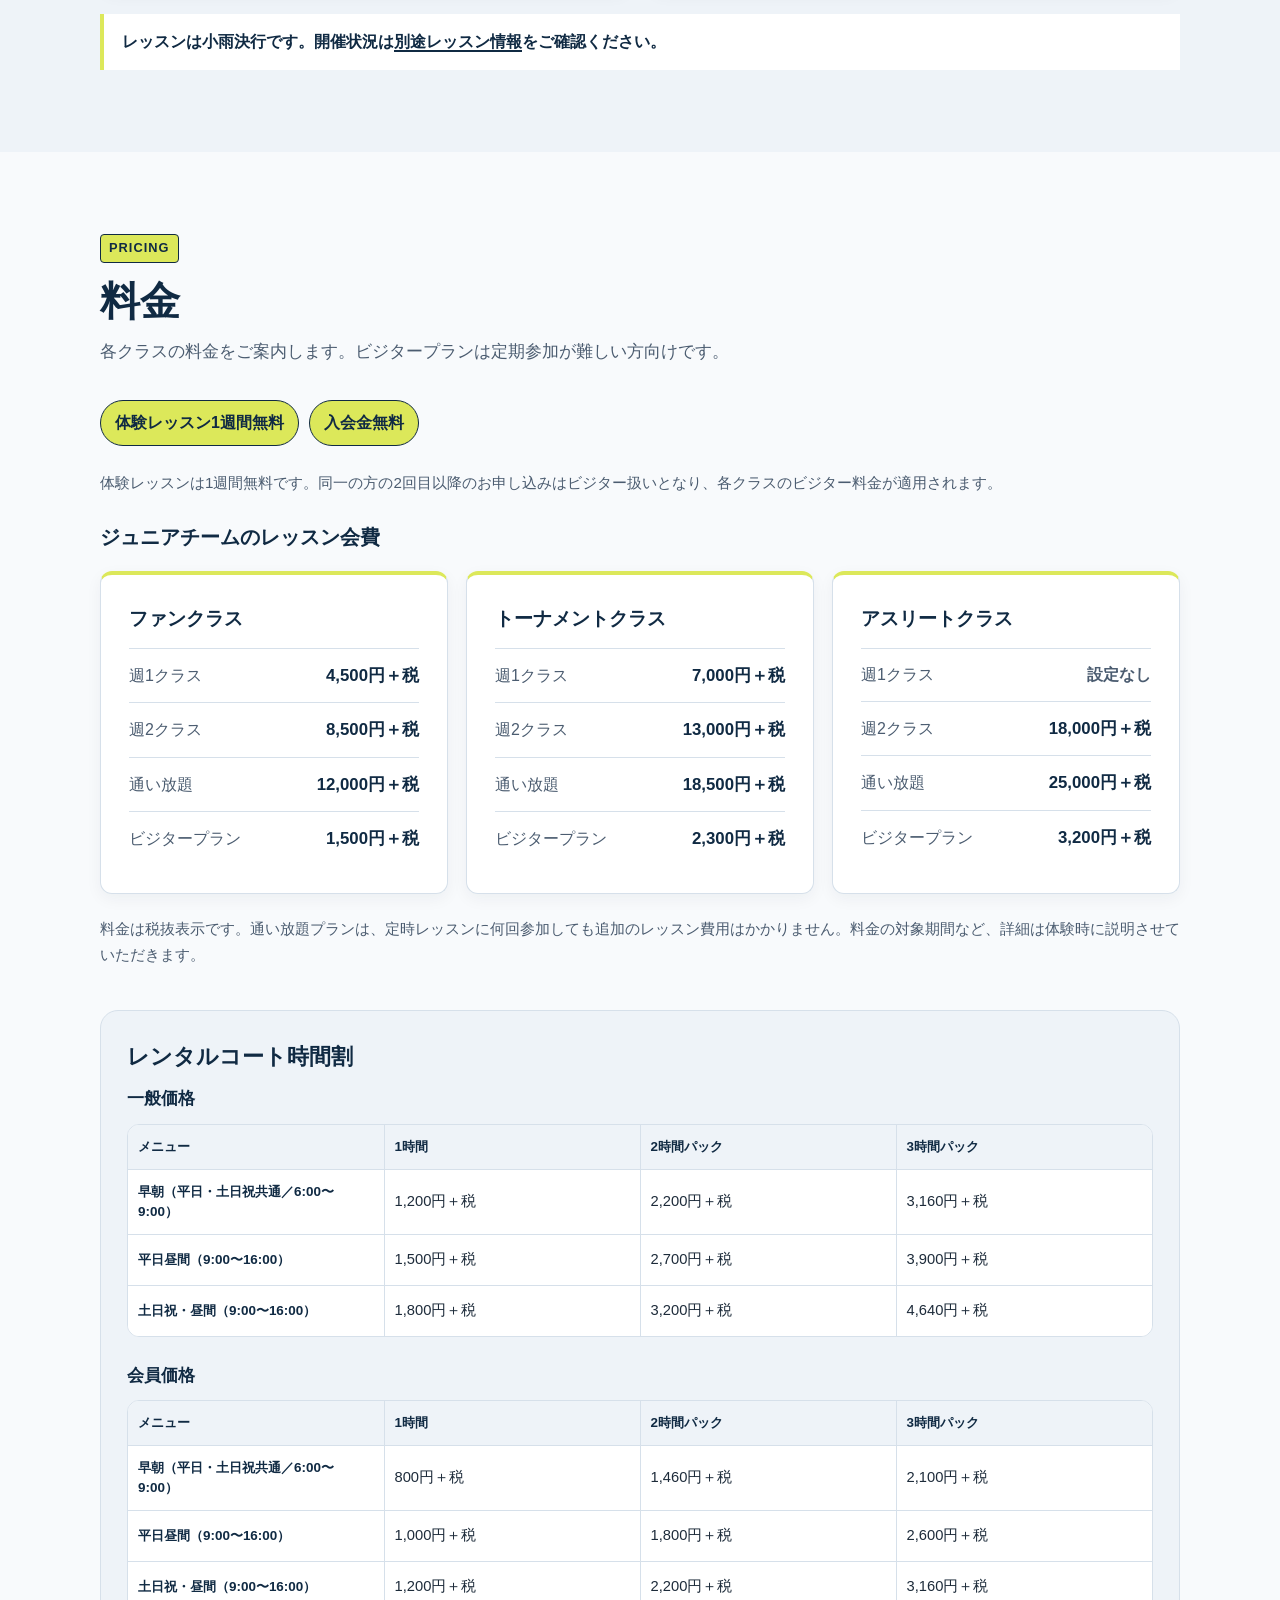
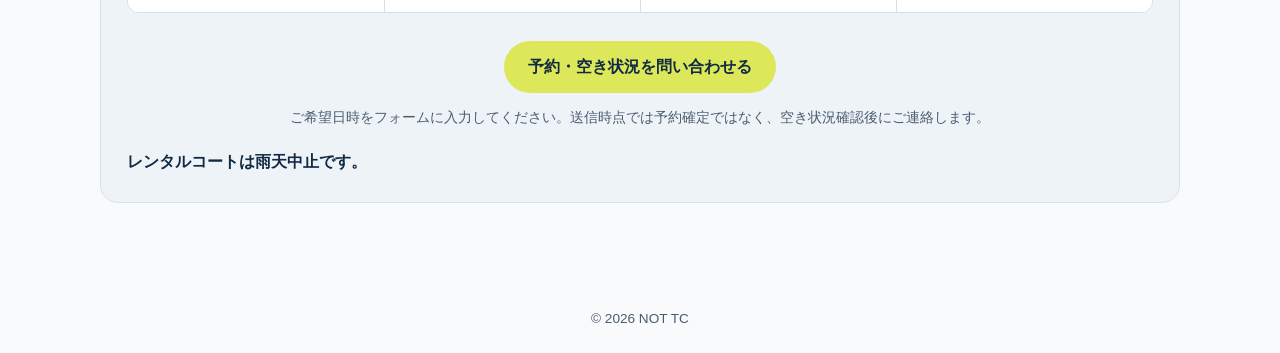
<file: schedule.html>
﻿<!DOCTYPE html>
<html lang="ja">
<head>
  <meta charset="UTF-8">
  <meta name="viewport" content="width=device-width, initial-scale=1.0">
  <meta name="description" content="NOT TCジュニアチームの活動時間やクラス、レッスン会費、テニス・ピックルボールのレンタルコート料金をご案内します。">
  <title>NOT TC｜活動案内・料金</title>
  <link rel="stylesheet" href="styles.css">
</head>
<body data-view-mode="auto">
  <header class="header">
    <div class="container header-inner">
      <a class="logo" href="index.html#top">
        <img src="not-tc-logo.jpg" alt="">
        <span>NOT TC</span>
      </a>
      <nav class="nav" aria-label="メインナビゲーション">
        <a href="index.html#top">HOME</a>
        <a href="schedule.html#schedule">活動案内・料金</a>
        <a href="tournaments.html#tournaments">大会情報</a>
        <a href="news.html#news">お知らせ</a>
        <a href="calendar.html#calendar">カレンダー</a>
        <a href="faq.html#faq">Q&A</a>
        <a href="join.html#join">体験・相談</a>
        <a href="access.html#access">アクセス</a>
      </nav>
      <div class="view-switch" role="group" aria-label="サイト表示切替" hidden>
        <button type="button" data-view-mode="auto" aria-pressed="true">自動</button>
        <button type="button" data-view-mode="desktop" aria-pressed="false">PC表示</button>
        <button type="button" data-view-mode="mobile" aria-pressed="false">スマホ表示</button>
      </div>
    </div>
  </header>
  <main>
<section id="schedule">
      <div class="container">
        <p class="eyebrow">SCHEDULE</p>
        <h2 class="section-heading">活動案内</h2>
        <p class="section-lead">平日にジュニア向けの3クラスを開講しています。</p>
        <figure class="timetable-figure">
          <svg class="timetable-svg" viewBox="0 0 960 360" role="img" aria-labelledby="timetable-title timetable-description">
            <title id="timetable-title">NOT TC 平日ジュニアクラスのレッスンスケジュール</title>
            <desc id="timetable-description">17時から18時はファンクラス、18時から19時30分はトーナメントクラス、19時30分から21時はアスリートクラスです。</desc>
            <rect width="960" height="360" rx="24" fill="#102a43" />
            <text x="52" y="58" fill="#dce85a" font-size="16" font-weight="700" letter-spacing="3">WEEKDAY JUNIOR PROGRAM</text>
            <text x="52" y="94" fill="#ffffff" font-size="25" font-weight="700">平日のレッスンスケジュール</text>
            <line x1="260" y1="126" x2="880" y2="126" stroke="#71809a" stroke-width="2" />
            <line x1="260" y1="126" x2="260" y2="287" stroke="#71809a" stroke-width="2" />
            <line x1="415" y1="126" x2="415" y2="287" stroke="#71809a" stroke-width="2" stroke-dasharray="5 7" />
            <line x1="647.5" y1="126" x2="647.5" y2="287" stroke="#71809a" stroke-width="2" stroke-dasharray="5 7" />
            <line x1="880" y1="126" x2="880" y2="287" stroke="#71809a" stroke-width="2" />
            <rect x="260" y="150" width="147" height="88" rx="12" fill="#dce85a" />
            <rect x="423" y="150" width="216.5" height="88" rx="12" fill="#dce85a" />
            <rect x="655.5" y="150" width="224.5" height="88" rx="12" fill="#dce85a" />
            <text x="333.5" y="187" text-anchor="middle" fill="#102a43" font-size="19" font-weight="700">ファンクラス</text>
            <text x="333.5" y="216" text-anchor="middle" fill="#102a43" font-size="16">60分</text>
            <text x="531" y="187" text-anchor="middle" fill="#102a43" font-size="19" font-weight="700">トーナメントクラス</text>
            <text x="531" y="216" text-anchor="middle" fill="#102a43" font-size="16">90分</text>
            <text x="768" y="187" text-anchor="middle" fill="#102a43" font-size="19" font-weight="700">アスリートクラス</text>
            <text x="768" y="216" text-anchor="middle" fill="#102a43" font-size="16">90分</text>
            <text x="260" y="278" text-anchor="middle" fill="#ffffff" font-size="17">17:00</text>
            <text x="415" y="278" text-anchor="middle" fill="#ffffff" font-size="17">18:00</text>
            <text x="647.5" y="278" text-anchor="middle" fill="#ffffff" font-size="17">19:30</text>
            <text x="880" y="278" text-anchor="middle" fill="#ffffff" font-size="17">21:00</text>
            <text x="52" y="324" fill="#c6cede" font-size="15">平日開催 ・ ジュニア対象</text>
          </svg>
          <figcaption>土日はコーチの予定が空いている日に自由参加レッスンを不定期開催します。</figcaption>
        </figure>
        <dl class="info-list">
          <div class="info-row">
            <dt>活動日時</dt>
            <dd>
              <strong>ファンクラス</strong> 17:00〜18:00<br>
              <strong>トーナメントクラス</strong> 18:00〜19:30<br>
              <strong>アスリートクラス</strong> 19:30〜21:00
            </dd>
          </div>
          <div class="info-row">
            <dt>活動場所</dt>
            <dd>NOT TC（屋外テニスコート）</dd>
          </div>
          <div class="info-row">
            <dt>競技種目</dt>
            <dd>硬式テニス（ソフトテニスではありません）</dd>
          </div>
          <div class="info-row">
            <dt>参加可能時間</dt>
            <dd>トーナメントクラス・アスリートクラスの方は、どちらも17:00から練習に参加できます。</dd>
          </div>
        </dl>
      </div>
    </section>

<section class="weekend" id="weekend">
      <div class="container">
        <p class="eyebrow">WEEKENDS & COURT</p>
        <h2 class="section-heading">土日の活動・コート利用</h2>
        <p class="section-lead">土日は大会やイベント、体験会などを不定期で開催しています。</p>
        <div class="card-grid">
          <article class="card service-card">
            <h3>自由参加レッスン</h3>
            <p>コーチの予定が空いている日に、自由参加のレッスンを不定期開催します。</p>
          </article>
          <article class="card service-card">
            <h3>大会・イベント・体験会</h3>
            <p>大会やイベントのほか、テニスとピックルボールの<strong>無料体験会</strong>も不定期開催します。</p>
          </article>
        </div>
        <p class="weather-note">レッスンは小雨決行です。開催状況は<a href="calendar.html#calendar">別途レッスン情報</a>をご確認ください。</p>
      </div>
    </section>
    <section id="pricing">
      <div class="container">
        <p class="eyebrow">PRICING</p>
        <h2 class="section-heading">料金</h2>
        <p class="section-lead">各クラスの料金をご案内します。ビジタープランは定期参加が難しい方向けです。</p>
        <div class="price-promos" aria-label="入会特典">
          <span>体験レッスン1週間無料</span>
          <span>入会金無料</span>
        </div>
        <p class="price-note">体験レッスンは1週間無料です。同一の方の2回目以降のお申し込みはビジター扱いとなり、各クラスのビジター料金が適用されます。</p>
        <h3 class="price-group-heading">ジュニアチームのレッスン会費</h3>
        <div class="card-grid">
          <article class="price-card">
            <h3>ファンクラス</h3>
            <ul class="price-options">
              <li><span>週1クラス</span><strong>4,500円＋税</strong></li>
              <li><span>週2クラス</span><strong>8,500円＋税</strong></li>
              <li><span>通い放題</span><strong>12,000円＋税</strong></li>
              <li><span>ビジタープラン</span><strong>1,500円＋税</strong></li>
            </ul>
          </article>
          <article class="price-card">
            <h3>トーナメントクラス</h3>
            <ul class="price-options">
              <li><span>週1クラス</span><strong>7,000円＋税</strong></li>
              <li><span>週2クラス</span><strong>13,000円＋税</strong></li>
              <li><span>通い放題</span><strong>18,500円＋税</strong></li>
              <li><span>ビジタープラン</span><strong>2,300円＋税</strong></li>
            </ul>
          </article>
          <article class="price-card">
            <h3>アスリートクラス</h3>
            <ul class="price-options">
              <li class="price-unavailable"><span>週1クラス</span><strong>設定なし</strong></li>
              <li><span>週2クラス</span><strong>18,000円＋税</strong></li>
              <li><span>通い放題</span><strong>25,000円＋税</strong></li>
              <li><span>ビジタープラン</span><strong>3,200円＋税</strong></li>
            </ul>
          </article>
        </div>
        <p class="price-note">料金は税抜表示です。通い放題プランは、定時レッスンに何回参加しても追加のレッスン費用はかかりません。料金の対象期間など、詳細は体験時に説明させていただきます。</p>
        <div class="rental-schedule">
          <h3>レンタルコート時間割</h3>
          <div class="rental-rate-group">
            <h4>一般価格</h4>
            <div class="rental-table-wrap">
              <table class="rental-table">
                <thead>
                  <tr>
                    <th scope="col">メニュー</th>
                    <th scope="col">1時間</th>
                    <th scope="col">2時間パック</th>
                    <th scope="col">3時間パック</th>
                  </tr>
                </thead>
                <tbody>
                  <tr>
                    <th scope="row">早朝（平日・土日祝共通／6:00〜9:00）</th>
                    <td>1,200円＋税</td>
                    <td>2,200円＋税</td>
                    <td>3,160円＋税</td>
                  </tr>
                  <tr>
                    <th scope="row">平日昼間（9:00〜16:00）</th>
                    <td>1,500円＋税</td>
                    <td>2,700円＋税</td>
                    <td>3,900円＋税</td>
                  </tr>
                  <tr>
                    <th scope="row">土日祝・昼間（9:00〜16:00）</th>
                    <td>1,800円＋税</td>
                    <td>3,200円＋税</td>
                    <td>4,640円＋税</td>
                  </tr>
                </tbody>
              </table>
            </div>
          </div>
          <div class="rental-rate-group">
            <h4>会員価格</h4>
            <div class="rental-table-wrap">
              <table class="rental-table">
                <thead>
                  <tr>
                    <th scope="col">メニュー</th>
                    <th scope="col">1時間</th>
                    <th scope="col">2時間パック</th>
                    <th scope="col">3時間パック</th>
                  </tr>
                </thead>
                <tbody>
                  <tr>
                    <th scope="row">早朝（平日・土日祝共通／6:00〜9:00）</th>
                    <td>800円＋税</td>
                    <td>1,460円＋税</td>
                    <td>2,100円＋税</td>
                  </tr>
                  <tr>
                    <th scope="row">平日昼間（9:00〜16:00）</th>
                    <td>1,000円＋税</td>
                    <td>1,800円＋税</td>
                    <td>2,600円＋税</td>
                  </tr>
                  <tr>
                    <th scope="row">土日祝・昼間（9:00〜16:00）</th>
                    <td>1,200円＋税</td>
                    <td>2,200円＋税</td>
                    <td>3,160円＋税</td>
                  </tr>
                </tbody>
              </table>
            </div>
          </div>
          <div class="rental-booking">
            <a class="button" href="join.html?topic=rental#join">予約・空き状況を問い合わせる</a>
            <p>ご希望日時をフォームに入力してください。送信時点では予約確定ではなく、空き状況確認後にご連絡します。</p>
          </div>
          <p class="rental-weather">レンタルコートは雨天中止です。</p>
        </div>
      </div>
    </section>
  </main>
  <footer class="footer">
    <div class="container">
      <p>&copy; 2026 NOT TC</p>
    </div>
  </footer>
  <script>
    const viewSwitch = document.querySelector(".view-switch");
    const viewButtons = viewSwitch.querySelectorAll("button");

    viewSwitch.hidden = false;
    viewButtons.forEach((button) => {
      button.addEventListener("click", () => {
        document.body.dataset.viewMode = button.dataset.viewMode;
        viewButtons.forEach((item) => {
          item.setAttribute("aria-pressed", String(item === button));
        });
      });
    });
  </script>
</body>
</html>
</file>
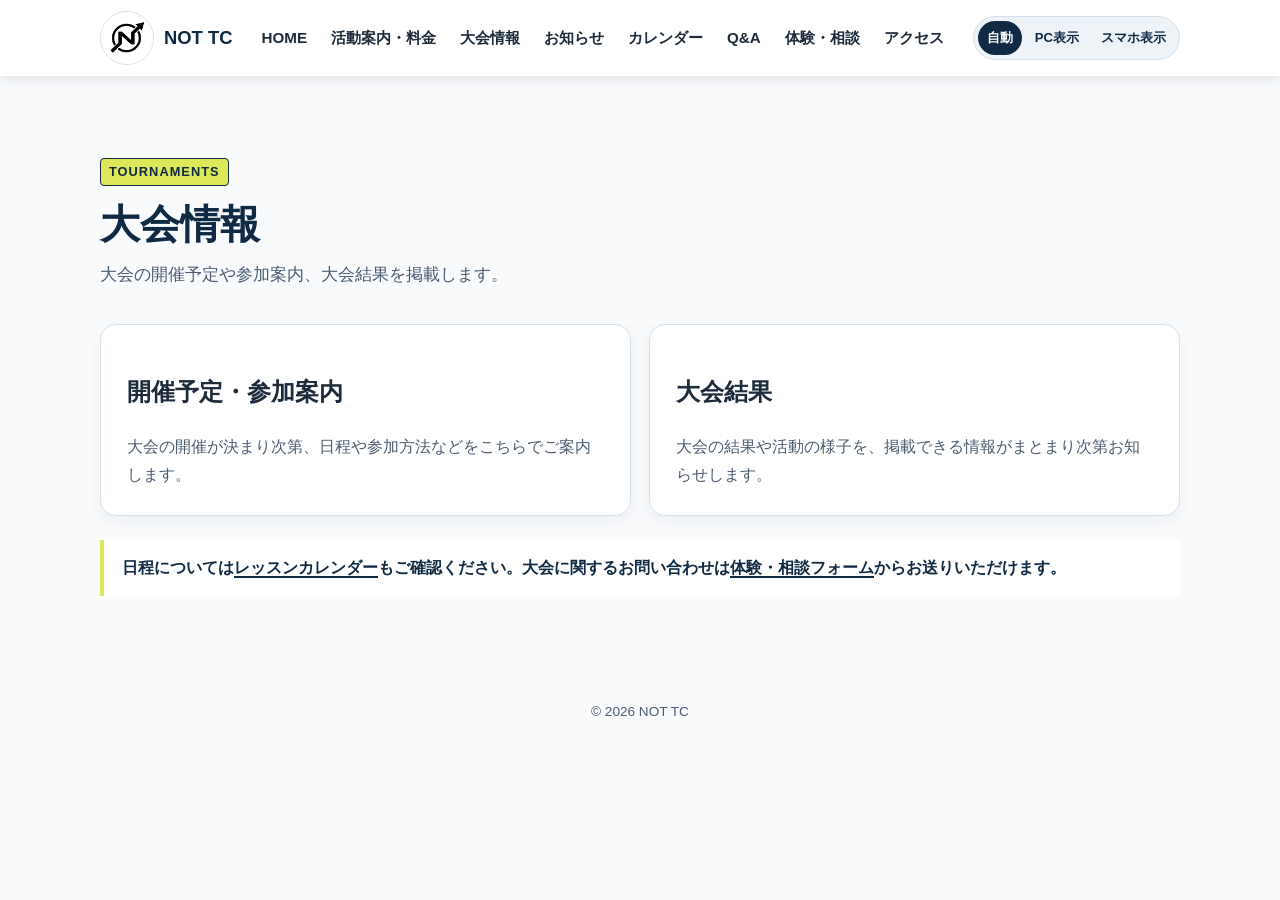
<file: tournaments.html>
<!DOCTYPE html>
<html lang="ja">
<head>
  <meta charset="UTF-8">
  <meta name="viewport" content="width=device-width, initial-scale=1.0">
  <meta name="description" content="NOT TCの大会情報。開催予定や参加案内、大会結果をお知らせします。">
  <title>NOT TC｜大会情報</title>
  <link rel="stylesheet" href="styles.css">
</head>
<body data-view-mode="auto">
  <header class="header">
    <div class="container header-inner">
      <a class="logo" href="index.html#top">
        <img src="not-tc-logo.jpg" alt="">
        <span>NOT TC</span>
      </a>
      <nav class="nav" aria-label="メインナビゲーション">
        <a href="index.html#top">HOME</a>
        <a href="schedule.html#schedule">活動案内・料金</a>
        <a href="tournaments.html#tournaments">大会情報</a>
        <a href="news.html#news">お知らせ</a>
        <a href="calendar.html#calendar">カレンダー</a>
        <a href="faq.html#faq">Q&A</a>
        <a href="join.html#join">体験・相談</a>
        <a href="access.html#access">アクセス</a>
      </nav>
      <div class="view-switch" role="group" aria-label="サイト表示切替" hidden>
        <button type="button" data-view-mode="auto" aria-pressed="true">自動</button>
        <button type="button" data-view-mode="desktop" aria-pressed="false">PC表示</button>
        <button type="button" data-view-mode="mobile" aria-pressed="false">スマホ表示</button>
      </div>
    </div>
  </header>
  <main>
    <section id="tournaments">
      <div class="container">
        <p class="eyebrow">TOURNAMENTS</p>
        <h1 class="section-heading">大会情報</h1>
        <p class="section-lead">大会の開催予定や参加案内、大会結果を掲載します。</p>
        <div class="card-grid">
          <article class="card">
            <h2>開催予定・参加案内</h2>
            <p>大会の開催が決まり次第、日程や参加方法などをこちらでご案内します。</p>
          </article>
          <article class="card">
            <h2>大会結果</h2>
            <p>大会の結果や活動の様子を、掲載できる情報がまとまり次第お知らせします。</p>
          </article>
        </div>
        <p class="weather-note">日程については<a href="calendar.html#calendar">レッスンカレンダー</a>もご確認ください。大会に関するお問い合わせは<a href="join.html#join">体験・相談フォーム</a>からお送りいただけます。</p>
      </div>
    </section>
  </main>
  <footer class="footer">
    <div class="container">
      <p>&copy; 2026 NOT TC</p>
    </div>
  </footer>
  <script>
    const viewSwitch = document.querySelector(".view-switch");
    const viewButtons = viewSwitch.querySelectorAll("button");

    viewSwitch.hidden = false;
    viewButtons.forEach((button) => {
      button.addEventListener("click", () => {
        document.body.dataset.viewMode = button.dataset.viewMode;
        viewButtons.forEach((item) => {
          item.setAttribute("aria-pressed", String(item === button));
        });
      });
    });
  </script>
</body>
</html>
</file>
<file: styles.css>
﻿    /* 色や文字の基本設定 */
    :root {
      --navy: #102a43;
      --navy-soft: #244665;
      --yellow: #dce85a;
      --ink: #1d2b3a;
      --muted: #4b5c70;
      --paper: #f8fafc;
      --surface: #eef3f8;
      --line: #d6e0ea;
    }

    @media (min-width: 701px) and (max-width: 900px) {
      .rental-slots {
        grid-template-columns: repeat(2, minmax(0, 1fr));
      }
    }

    * {
      box-sizing: border-box;
    }

    html {
      scroll-behavior: smooth;
    }

    body {
      margin: 0;
      background: var(--paper);
      color: var(--ink);
      font-family: "Noto Sans JP", "Yu Gothic UI", "Yu Gothic", Meiryo, sans-serif;
      font-size: 16px;
      line-height: 1.75;
    }

    a {
      color: inherit;
    }

    .container {
      width: min(1080px, calc(100% - 40px));
      margin: 0 auto;
    }

    /* ヘッダーとナビゲーション */
    .header {
      position: sticky;
      top: 0;
      z-index: 1000;
      background: white;
      box-shadow: 0 3px 12px rgb(9 26 51 / 10%);
    }

    .header-inner {
      display: flex;
      min-height: 76px;
      align-items: center;
      justify-content: space-between;
      gap: 24px;
    }

    section[id] {
      scroll-margin-top: 96px;
    }

    .logo {
      display: flex;
      align-items: center;
      gap: 10px;
      color: var(--navy);
      font-size: 1.15rem;
      font-weight: 800;
      text-decoration: none;
    }

    .logo img {
      width: 54px;
      height: 54px;
      border: 1px solid var(--line);
      border-radius: 50%;
      background: white;
      object-fit: cover;
    }

    .nav {
      display: flex;
      flex-wrap: wrap;
      gap: 24px;
    }

    .nav a {
      font-size: 0.95rem;
      font-weight: 700;
      text-decoration: none;
    }

    .nav a:hover {
      color: var(--navy-soft);
    }

    .view-switch {
      display: flex;
      flex: 0 0 auto;
      align-items: center;
      gap: 4px;
      padding: 4px;
      border: 1px solid var(--line);
      border-radius: 999px;
      background: var(--surface);
    }

    .view-switch button {
      padding: 6px 9px;
      border: 0;
      border-radius: 999px;
      background: transparent;
      color: var(--navy);
      font: inherit;
      font-size: 0.82rem;
      font-weight: 700;
      white-space: nowrap;
      cursor: pointer;
    }

    .view-switch button[aria-pressed="true"] {
      background: var(--navy);
      color: white;
    }

    .view-switch button:focus-visible {
      outline: 2px solid var(--navy);
      outline-offset: 2px;
    }

    /* メインビジュアル */
    .hero {
      position: relative;
      display: grid;
      min-height: 500px;
      overflow: hidden;
      align-items: center;
      background: var(--navy);
      color: white;
    }

    .hero::before {
      position: absolute;
      top: -110px;
      right: -40px;
      width: 58%;
      height: 720px;
      border: 2px solid rgb(255 255 255 / 28%);
      border-radius: 48%;
      content: "";
      transform: rotate(-18deg);
    }

    .hero::after {
      position: absolute;
      right: 12%;
      bottom: 58px;
      width: 88px;
      height: 88px;
      border: 3px solid var(--yellow);
      border-radius: 50%;
      background:
        linear-gradient(115deg, transparent 46%, rgb(91 111 19 / 55%) 47%, rgb(91 111 19 / 55%) 49%, transparent 50%),
        linear-gradient(65deg, transparent 46%, rgb(91 111 19 / 55%) 47%, rgb(91 111 19 / 55%) 49%, transparent 50%),
        var(--yellow);
      box-shadow: 0 16px 30px rgb(0 0 0 / 20%);
      content: "";
    }

    .hero-content {
      position: relative;
      z-index: 1;
      padding: 72px 0 100px;
    }

    .eyebrow {
      display: table;
      margin: 0 0 12px;
      padding: 2px 8px;
      border: 1px solid var(--navy);
      border-radius: 4px;
      background: var(--yellow);
      color: var(--navy);
      font-size: 0.8rem;
      font-weight: 800;
      letter-spacing: 0.08em;
    }

    .hero h1 {
      max-width: 650px;
      margin: 0;
      font-size: clamp(2.5rem, 7vw, 5rem);
      font-weight: 900;
      line-height: 1.2;
      letter-spacing: 0.02em;
    }

    .hero-copy {
      max-width: 480px;
      margin: 22px 0 30px;
      color: rgb(255 255 255 / 92%);
      font-size: 1.05rem;
    }

    .button {
      display: inline-block;
      padding: 12px 24px;
      border-radius: 999px;
      background: var(--yellow);
      color: var(--navy);
      font-weight: 800;
      text-decoration: none;
      transition: transform 0.2s, background 0.2s;
    }

    .button:hover {
      background: #e9f09a;
      transform: translateY(-2px);
    }

    /* 各セクション共通 */
    section {
      padding: 82px 0;
    }

    .section-heading {
      margin: 0 0 10px;
      color: var(--navy);
      font-size: clamp(1.8rem, 4vw, 2.5rem);
      font-weight: 800;
      line-height: 1.3;
    }

    .section-lead {
      margin: 0 0 34px;
      color: var(--muted);
      font-size: 1.05rem;
    }

    .about-grid {
      display: grid;
      grid-template-columns: 1.15fr 0.85fr;
      align-items: center;
      gap: 48px;
    }

    .about-grid p {
      margin: 0;
    }

    .about-note {
      padding: 28px;
      border-radius: 18px;
      background: var(--surface);
    }

    .about-note strong {
      display: block;
      margin-bottom: 8px;
      color: var(--navy);
      font-size: 1.1rem;
    }

    .court-count {
      display: inline-block;
      margin: 4px 0;
      padding: 3px 12px;
      border: 2px solid var(--navy);
      border-radius: 8px;
      background: var(--yellow);
      color: var(--navy);
      font-size: 1.35rem;
      font-weight: 900;
    }

    .about-note p {
      margin: 8px 0 0;
    }

    /* 活動内容のカード */
    .activities {
      background: var(--surface);
    }

    .card-grid {
      display: grid;
      grid-template-columns: repeat(auto-fit, minmax(280px, 1fr));
      gap: 18px;
    }

    .card {
      padding: 26px;
      border: 1px solid var(--line);
      border-radius: 16px;
      background: white;
      box-shadow: 0 5px 16px rgb(16 42 67 / 5%);
    }

    .card-icon {
      display: grid;
      width: 44px;
      height: 44px;
      margin-bottom: 14px;
      place-items: center;
      border-radius: 50%;
      background: var(--yellow);
      color: var(--navy);
      font-size: 1.2rem;
      font-weight: 900;
    }

    .card h3 {
      margin: 0 0 8px;
      color: var(--navy);
      font-size: 1.15rem;
    }

    .card p {
      margin: 0;
      color: var(--muted);
      font-size: 1rem;
    }

    /* 活動案内 */
    .info-list {
      max-width: 720px;
      margin: 0;
      border-top: 1px solid var(--line);
    }

    .info-row {
      display: grid;
      grid-template-columns: 150px 1fr;
      gap: 20px;
      padding: 18px 4px;
      border-bottom: 1px solid var(--line);
    }

    .info-row dt {
      color: var(--navy);
      font-weight: 800;
    }

    .info-row dd {
      margin: 0;
    }

    .timetable-figure {
      margin: 32px 0 0;
    }

    .timetable-svg {
      display: block;
      width: 100%;
      height: auto;
      border-radius: 20px;
    }

    .timetable-figure figcaption {
      margin-top: 10px;
      color: var(--muted);
      font-size: 0.95rem;
    }

    .calendar-frame {
      display: block;
      width: 100%;
      height: 600px;
      border: 0;
      border-radius: 12px;
      background: var(--surface);
    }

    .map-frame {
      display: block;
      width: 100%;
      height: 450px;
      border: 0;
      border-radius: 12px;
    }

    .weekend {
      background: var(--surface);
    }

    .service-card {
      height: 100%;
    }

    .service-card h3 {
      margin-top: 0;
      color: var(--navy);
    }

    .service-card p {
      margin-bottom: 0;
      color: var(--muted);
    }

    .service-card strong {
      color: var(--navy);
    }

    .weather-note {
      margin: 24px 0 0;
      padding: 14px 18px;
      border-left: 4px solid var(--yellow);
      background: white;
      color: var(--navy);
      font-weight: 700;
    }

    .weather-note a {
      color: var(--navy);
      text-decoration-thickness: 2px;
      text-underline-offset: 3px;
    }

    /* 料金プラン */
    .price-card {
      padding: 28px;
      border: 1px solid var(--line);
      border-top: 4px solid var(--yellow);
      border-radius: 12px;
      background: white;
      box-shadow: 0 5px 16px rgb(16 42 67 / 5%);
    }

    .price-card h3 {
      margin: 0 0 12px;
      color: var(--navy);
    }

    .price-options li.price-unavailable strong {
      color: var(--muted);
      font-size: 1rem;
      font-weight: 600;
    }

    .price-options {
      margin: 0;
      padding: 0;
      list-style: none;
    }

    .price-options li {
      display: flex;
      flex-wrap: wrap;
      align-items: baseline;
      justify-content: space-between;
      gap: 8px;
      padding: 12px 0;
      border-top: 1px solid var(--line);
    }

    .price-options li span {
      color: var(--muted);
      font-size: 1rem;
    }

    .price-options li strong {
      color: var(--navy);
      font-size: 1.05rem;
      text-align: right;
      white-space: nowrap;
    }

    .price-note {
      margin-top: 22px;
      color: var(--muted);
      font-size: 0.95rem;
      line-height: 1.7;
    }

    .price-group-heading {
      margin: 24px 0 16px;
      color: var(--navy);
      font-size: 1.25rem;
    }

    .rental-schedule {
      margin-top: 42px;
      padding: 26px;
      border: 1px solid var(--line);
      border-radius: 18px;
      background: var(--surface);
    }

    .rental-schedule h3 {
      margin: 0 0 8px;
      color: var(--navy);
      font-size: 1.4rem;
    }

    .rental-intro {
      margin: 0 0 20px;
      color: var(--muted);
    }

    .rental-rate-group {
      margin-bottom: 24px;
    }

    .rental-rate-group h4 {
      margin: 0 0 10px;
      color: var(--navy);
      font-size: 1.05rem;
    }

    .rental-table-wrap {
      overflow-x: auto;
      border: 1px solid var(--line);
      border-radius: 12px;
      background: white;
    }

    .rental-table {
      width: 100%;
      min-width: 720px;
      border-collapse: collapse;
      table-layout: fixed;
    }

    .rental-table th,
    .rental-table td {
      padding: 12px 10px;
      border-right: 1px solid var(--line);
      border-bottom: 1px solid var(--line);
      text-align: left;
      vertical-align: middle;
    }

    .rental-table tr:last-child td,
    .rental-table tbody tr:last-child th {
      border-bottom: 0;
    }

    .rental-table th:last-child,
    .rental-table td:last-child {
      border-right: 0;
    }

    .rental-table th {
      background: var(--surface);
      color: var(--navy);
      font-size: 0.84rem;
      line-height: 1.5;
    }

    .rental-table td {
      background: white;
      font-size: 0.92rem;
    }

    .rental-table tbody th {
      background: white;
      line-height: 1.5;
    }

    .rental-slots {
      display: grid;
      grid-template-columns: repeat(4, minmax(0, 1fr));
      gap: 12px;
      margin: 0;
      padding: 0;
      list-style: none;
    }

    .rental-slots li {
      display: flex;
      min-width: 0;
      flex-direction: column;
      gap: 4px;
      padding: 14px;
      border: 1px solid var(--line);
      border-radius: 12px;
      background: white;
    }

    .rental-slots span {
      color: var(--navy);
      font-size: 1.05rem;
      font-weight: 800;
      white-space: nowrap;
    }

    .rental-slots small {
      color: var(--muted);
      font-size: 0.9rem;
    }

    .rental-weather {
      margin: 18px 0 0;
      color: var(--navy);
      font-weight: 700;
    }

    .price-promos {
      display: flex;
      flex-wrap: wrap;
      gap: 10px;
      margin: 0 0 24px;
    }

    .price-promos span {
      padding: 8px 14px;
      border: 1px solid var(--navy);
      border-radius: 999px;
      background: var(--yellow);
      color: var(--navy);
      font-weight: 800;
    }

    /* よくある質問 */
    .faq {
      background: var(--surface);
    }

    .faq-list {
      max-width: 820px;
    }

    .faq-item {
      margin-bottom: 12px;
      border: 1px solid var(--line);
      border-radius: 12px;
      background: white;
      box-shadow: 0 3px 12px rgb(16 42 67 / 4%);
    }

    .faq-item summary {
      padding: 18px 22px;
      color: var(--navy);
      font-weight: 800;
      cursor: pointer;
    }

    .faq-item p {
      margin: 0;
      padding: 0 22px 18px;
      color: var(--muted);
    }

    /* 参加案内とフッター */
    .join {
      padding: 62px 0;
      background: var(--navy);
      color: white;
      text-align: center;
    }

    .join h2 {
      margin: 0 0 10px;
      font-size: clamp(1.7rem, 4vw, 2.3rem);
    }

    .join p {
      margin: 0 0 24px;
      color: rgb(255 255 255 / 82%);
    }

    .contact-form {
      display: grid;
      max-width: 720px;
      gap: 16px;
      margin: 28px auto 36px;
      padding: 24px;
      border-radius: 16px;
      background: white;
      color: var(--ink);
      text-align: left;
    }

    .contact-form-grid {
      display: grid;
      grid-template-columns: repeat(2, minmax(0, 1fr));
      gap: 16px;
    }

    .contact-form label {
      display: grid;
      gap: 6px;
      color: var(--navy);
      font-weight: 700;
    }

    .contact-form input,
    .contact-form select,
    .contact-form textarea {
      width: 100%;
      padding: 10px 12px;
      border: 1px solid var(--line);
      border-radius: 8px;
      background: white;
      color: var(--ink);
      font: inherit;
    }

    .contact-form input {
      min-height: 46px;
    }

    .contact-form select {
      min-height: 46px;
    }

    .contact-form textarea {
      min-height: 140px;
      resize: vertical;
    }

    .contact-form input:focus-visible,
    .contact-form select:focus-visible,
    .contact-form textarea:focus-visible {
      outline: 2px solid var(--navy);
      outline-offset: 2px;
    }

    .join .contact-form .contact-form-note {
      margin: 0;
      color: var(--muted);
      font-size: 0.9rem;
    }

    .contact-form .button {
      justify-self: center;
      border: 0;
      font: inherit;
      cursor: pointer;
    }

    .contact-form-trap {
      position: absolute;
      left: -10000px;
    }

    .contact-links {
      display: flex;
      flex-wrap: wrap;
      justify-content: center;
      gap: 12px;
    }

    .rental-booking {
      margin: 28px 0 18px;
      text-align: center;
    }

    .rental-booking p {
      margin: 12px 0 0;
      color: var(--muted);
      font-size: 0.9rem;
    }

    .contact-icon-link {
      display: grid;
      width: 52px;
      height: 52px;
      place-items: center;
      border: 1px solid var(--line);
      border-radius: 50%;
      background: white;
      box-shadow: 0 4px 12px rgb(0 0 0 / 18%);
      transition: transform 0.2s;
    }

    .contact-icon-link:hover {
      transform: translateY(-2px);
    }

    .contact-icon-link:focus-visible {
      outline: 3px solid var(--yellow);
      outline-offset: 3px;
    }

    .contact-icon-link svg {
      width: 27px;
      height: 27px;
    }

    .phone-link {
      border-color: var(--yellow);
      background: var(--yellow);
    }

    .instagram-link {
      display: grid;
      width: 52px;
      height: 52px;
      place-items: center;
      border-radius: 50%;
      background: radial-gradient(circle at 30% 107%, #fdf497 0%, #fd5949 45%, #d6249f 60%, #285aeb 90%);
      box-shadow: 0 4px 12px rgb(0 0 0 / 18%);
      transition: transform 0.2s;
    }

    .instagram-link:hover {
      transform: translateY(-2px);
    }

    .instagram-link:focus-visible {
      outline: 3px solid white;
      outline-offset: 3px;
    }

    .instagram-link svg {
      width: 27px;
      height: 27px;
    }

    .footer {
      padding: 22px 0;
      color: var(--muted);
      font-size: 0.85rem;
      text-align: center;
    }

    .footer p {
      margin: 0;
    }

    /* 画面が狭いときは縦並びにする */
    @media (max-width: 700px) {
      .header-inner {
        padding: 16px 0;
        align-items: flex-start;
        flex-direction: column;
        gap: 10px;
      }

      section[id] {
        scroll-margin-top: 220px;
      }

      .nav {
        gap: 10px 18px;
      }

      .hero {
        min-height: 460px;
      }

      .hero::before {
        right: -45%;
        width: 110%;
      }

      .hero::after {
        right: 9%;
        bottom: 36px;
        width: 62px;
        height: 62px;
      }

      .timetable-figure {
        margin-top: 24px;
      }

      .calendar-frame {
        height: 520px;
      }

      .map-frame {
        height: 360px;
      }

      .rental-slots {
        grid-template-columns: repeat(2, minmax(0, 1fr));
      }

      .contact-form-grid {
        grid-template-columns: 1fr;
      }

      section {
        padding: 60px 0;
      }

      .about-grid,
      .card-grid {
        grid-template-columns: 1fr;
      }

      .about-grid {
        gap: 24px;
      }

      .info-row {
        grid-template-columns: 1fr;
        gap: 2px;
      }
    }

    body[data-view-mode="desktop"] {
      min-width: 1080px;
    }

    body[data-view-mode="desktop"] .header-inner {
      padding: 0;
      align-items: center;
      flex-direction: row;
      gap: 24px;
    }

    body[data-view-mode="desktop"] section[id] {
      scroll-margin-top: 96px;
    }

    body[data-view-mode="desktop"] .nav {
      gap: 24px;
    }

    body[data-view-mode="desktop"] .hero {
      min-height: 500px;
    }

    body[data-view-mode="desktop"] .hero::before {
      right: -40px;
      width: 58%;
    }

    body[data-view-mode="desktop"] .hero::after {
      right: 12%;
      bottom: 58px;
      width: 88px;
      height: 88px;
    }

    body[data-view-mode="desktop"] section {
      padding: 82px 0;
    }

    body[data-view-mode="desktop"] .about-grid {
      grid-template-columns: 1.15fr 0.85fr;
      gap: 48px;
    }

    body[data-view-mode="desktop"] .card-grid {
      grid-template-columns: repeat(3, minmax(0, 1fr));
    }

    body[data-view-mode="desktop"] .info-row {
      grid-template-columns: 150px 1fr;
      gap: 20px;
    }

    body[data-view-mode="desktop"] .calendar-frame {
      height: 600px;
    }

    body[data-view-mode="desktop"] .map-frame {
      height: 450px;
    }

    body[data-view-mode="desktop"] .rental-slots {
      grid-template-columns: repeat(4, minmax(0, 1fr));
    }

    body[data-view-mode="mobile"] .container {
      width: min(600px, calc(100% - 32px));
    }

    body[data-view-mode="mobile"] .header-inner {
      padding: 16px 0;
      align-items: flex-start;
      flex-direction: column;
      gap: 10px;
    }

    body[data-view-mode="mobile"] section[id] {
      scroll-margin-top: 220px;
    }

    body[data-view-mode="mobile"] .nav {
      gap: 10px 18px;
    }

    body[data-view-mode="mobile"] .hero {
      min-height: 460px;
    }

    body[data-view-mode="mobile"] .hero::before {
      right: -45%;
      width: 110%;
    }

    body[data-view-mode="mobile"] .hero::after {
      right: 9%;
      bottom: 36px;
      width: 62px;
      height: 62px;
    }

    body[data-view-mode="mobile"] section {
      padding: 60px 0;
    }

    body[data-view-mode="mobile"] .about-grid,
    body[data-view-mode="mobile"] .card-grid {
      grid-template-columns: 1fr;
    }

    body[data-view-mode="mobile"] .about-grid {
      gap: 24px;
    }

    body[data-view-mode="mobile"] .info-row {
      grid-template-columns: 1fr;
      gap: 2px;
    }

    body[data-view-mode="mobile"] .calendar-frame {
      height: 520px;
    }

    body[data-view-mode="mobile"] .map-frame {
      height: 360px;
    }

    body[data-view-mode="mobile"] .rental-slots {
      grid-template-columns: repeat(2, minmax(0, 1fr));
    }

    /* 動きを控えたい設定の人にはスクロールアニメーションを止める */
    @media (prefers-reduced-motion: reduce) {
      html {
        scroll-behavior: auto;
      }

      *,
      *::before,
      *::after {
        transition-duration: 0.01ms !important;
      }
    }
</file>
